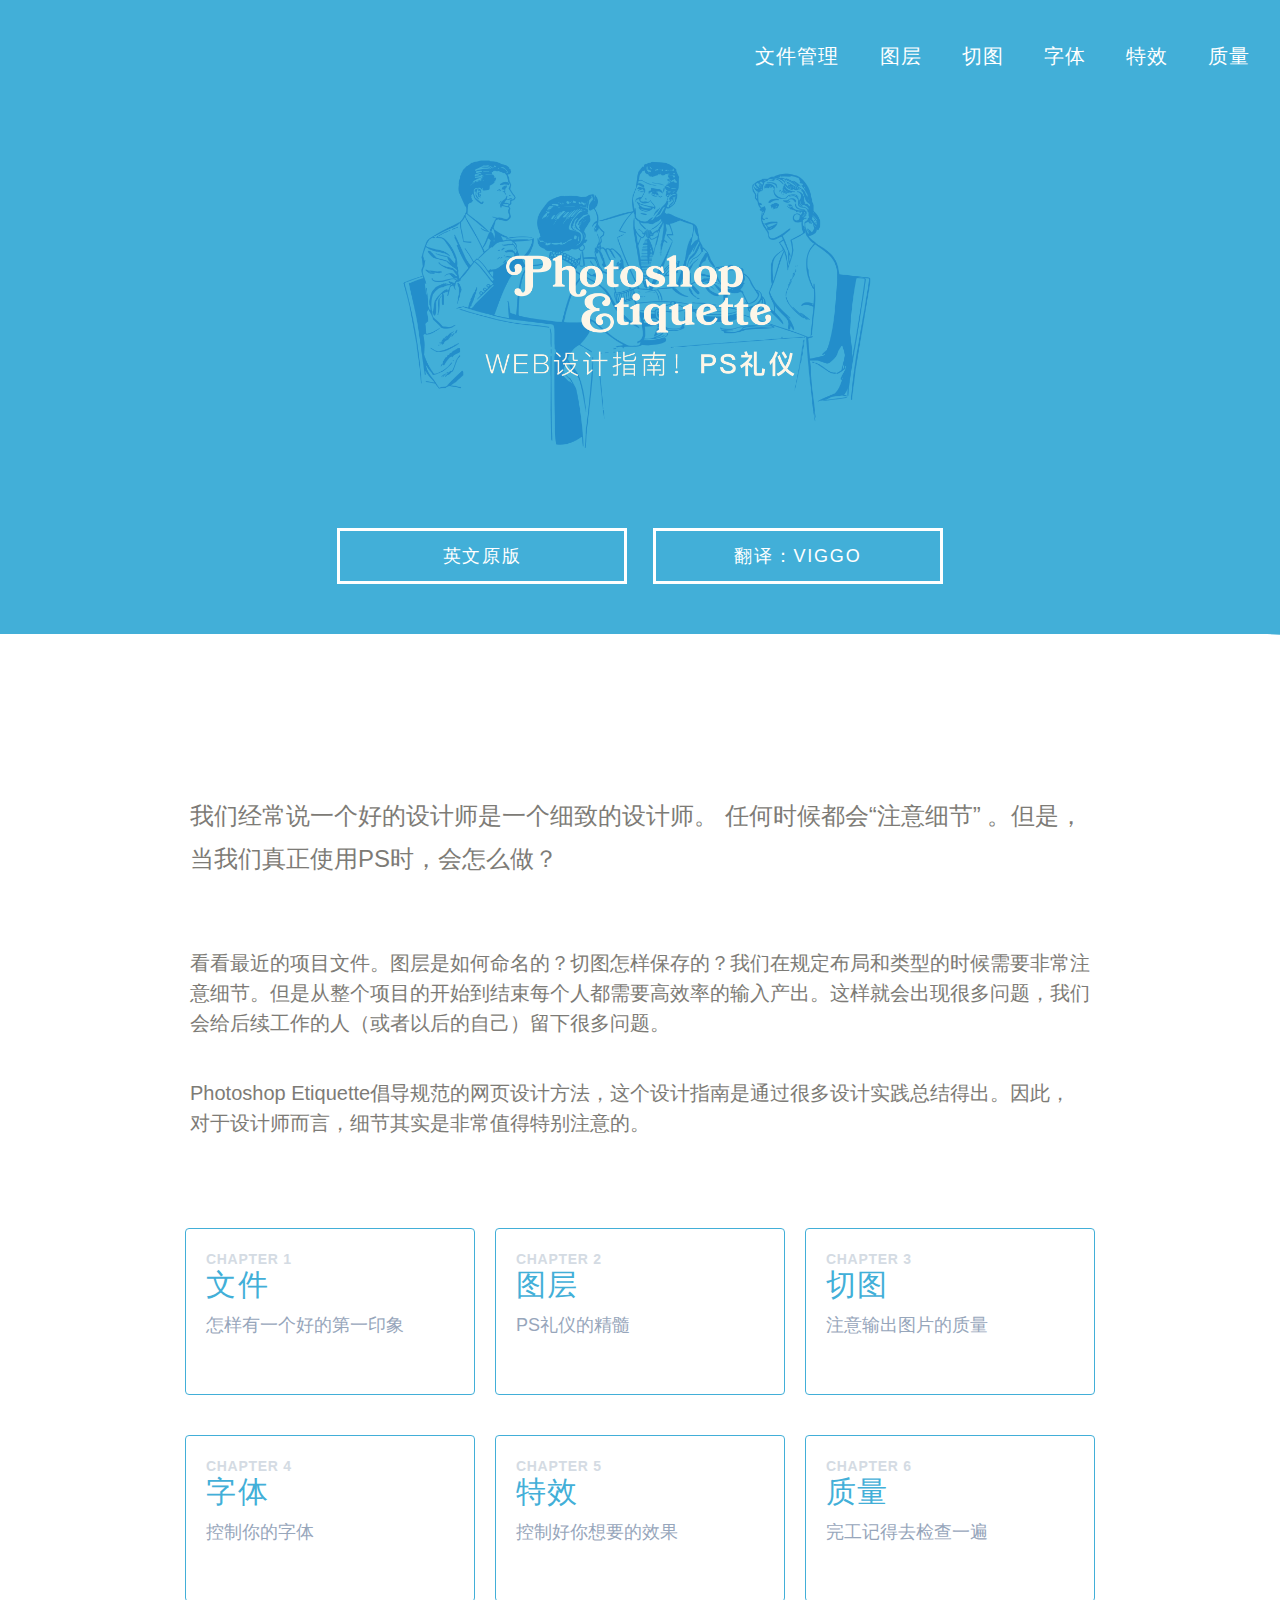
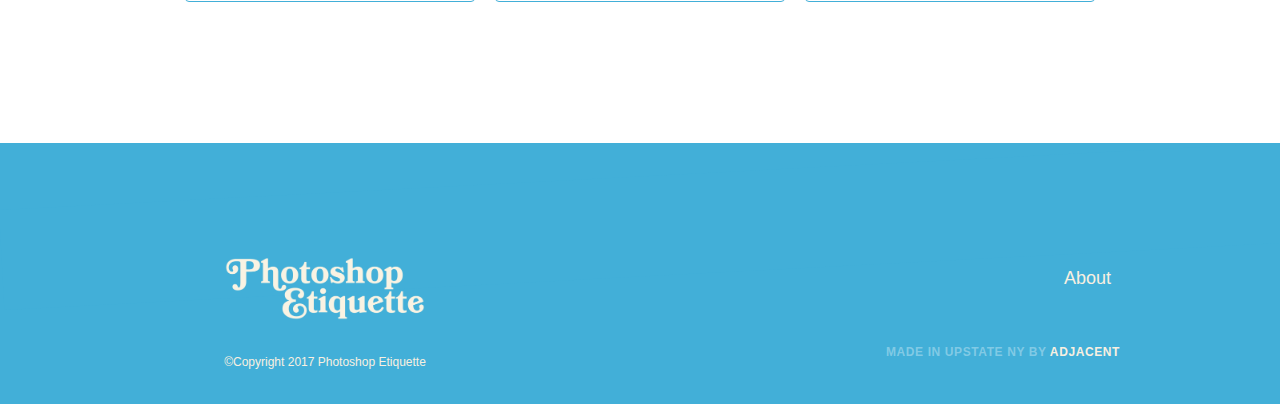
<file: index.html>
<!doctype html>
<!--[if IEMobile 7 ]>    <html class="no-js iem7" lang="en-US" prefix="og: http://ogp.me/ns#"> <![endif]-->
<!--[if lt IE 7]> <html class="no-js lt-ie9 lt-ie8 lt-ie7" lang="en-US" prefix="og: http://ogp.me/ns#"> <![endif]-->
<!--[if IE 7]>    <html class="no-js lt-ie9 lt-ie8" lang="en-US" prefix="og: http://ogp.me/ns#"> <![endif]-->
<!--[if IE 8]>    <html class="no-js lt-ie9" lang="en-US" prefix="og: http://ogp.me/ns#"> <![endif]-->
<!--[if gt IE 8|(gt IEMobile 7)|!(IEMobile)]><!-->
<html class="no-js" lang="zh" prefix="og: http://ogp.me/ns#">
<!--<![endif]-->

<head>
    <!-- Global site tag (gtag.js) - Google Analytics -->
    <script async src="https://www.googletagmanager.com/gtag/js?id=UA-117760443-1"></script>
    <script>
    window.dataLayer = window.dataLayer || [];

    function gtag() {
        dataLayer.push(arguments);
    }
    gtag('js', new Date());

    gtag('config', 'UA-117760443-1');
    </script>
    <meta charset="UTF-8" />
    <meta http-equiv="cleartype" content="on">
    <meta http-equiv="X-UA-Compatible" content="IE=edge" />
    <meta name="HandheldFriendly" content="true">
    <meta name="MobileOptimized" content="width">
    <meta name="format-detection" content="telephone=no">
    <meta name="msapplication-tap-highlight" content="no" />
    <meta name="viewport" content="width=device-width,initial-scale=1.0" />
    <link rel="shortcut icon" href="img/favicon.ico">
    <!-- This site is optimized with the Yoast SEO plugin v3.5 - https://yoast.com/wordpress/plugins/seo/ -->
    <title>Photoshop Etiquette: A Guide to Discernible Web Design</title>
    <link rel="canonical" href="index.html" />
    <meta property="og:locale" content="en_US" />
    <meta property="og:type" content="website" />
    <meta property="og:title" content="Photoshop Etiquette: A Guide to Discernible Web Design" />
    <meta property="og:url" content="http://photoshopetiquette.com/" />
    <meta property="og:site_name" content="Photoshop Etiquette" />
    <meta property="og:image" content="http://photoshopetiquette.com/wp-content/uploads/social-share.png" />
    <meta name="twitter:card" content="summary_large_image" />
    <meta name="twitter:title" content="Photoshop Etiquette: A Guide to Discernible Web Design" />
    <meta name="twitter:image" content="http://photoshopetiquette.com/wp-content/uploads/social-share.png" />
    <script type='application/ld+json'>
    {
        "@context": "http:\/\/schema.org",
        "@type": "WebSite",
        "@id": "#website",
        "url": "http:\/\/photoshopetiquette.com\/",
        "name": "Photoshop Etiquette",
        "potentialAction": {
            "@type": "SearchAction",
            "target": "http:\/\/photoshopetiquette.com\/?s={search_term_string}",
            "query-input": "required name=search_term_string"
        }
    }
    </script>
    <!-- / Yoast SEO plugin. -->
    <link rel='dns-prefetch' href='http://s.w.org' />
    <link rel='stylesheet' id='main-styles-css' href='style/css/style.css' type='text/css' media='all' />
    <script type='text/javascript' src='js/js-head.1474912020.js'></script>
    <link rel='https://api.w.org/' href='wp-json/index.html' />
    <link rel='shortlink' href='index.html' />
    <link rel="alternate" type="application/json+oembed" href="wp-json/oembed/1.0/embed-url=http_%7C%7Cphotoshopetiquette.com%7C.json" />
    <link rel="alternate" type="text/xml+oembed" href="wp-json/oembed/1.0/embed-url=http_%7C%7Cphotoshopetiquette.com%7C&format=xml.xml" />
</head>

<body>
    <div class="home page-template-default page page-id-92 container topic-color-concrete page-home" id="top">
        <!--[if lt IE 9]><div class="browsehappy"><span>You are using an outdated browser.</span> Please <a href="http://browsehappy.com/" target="_blank">upgrade your browser</a> to improve your experience.</div><![endif]-->
        <a class="visuallyhidden" href="index.html#content" title="Skip to content">Skip to content</a>
        <div id="content" class="page-home">
            <header class="bg-hero">
                <div class="logo">
                    <a href="../index.html" rel="home"><span data-picture data-alt="Photoshop Etiquette">
                        <!--[if (lt IE 9)]>
                          <span class="oldie" data-src="img/pse_logo_long.png"></span>
                        <![endif]-->
                        <noscript>
                          <img src="http://38rbt22mwph22lbtf1akw1au.wpengine.netdna-cdn.com/wp-content/themes/photoshop-etiquette/img/pse_logo_short.png" alt="Photoshop Etiquette" class="short">
                        </noscript>
                      </span></a>
                </div>
                <div class="nav-toggle closed" aria-hidden="false">
                    <a href="index.html#" class="menu-toggle" title="(click to expand contents)" data-menu="mainnav"><span>Topics</span></a>
                </div>
                <div class="nav-container mainnav-container closed" role="navigation" aria-label="Primary" aria-hidden="true">
                    <nav id="mainnav">
                        <ul id="menu-primary" class="menu">
                            <li id="nav-menu-item-111" class="main-menu-item  menu-item-even menu-item-depth-0 menu-item menu-item-type-post_type menu-item-object-page first nav-menu-item-111"><a href="files/index.html" class="menu-link main-menu-link">文件管理</a></li>
                            <li id="nav-menu-item-110" class="main-menu-item  menu-item-even menu-item-depth-0 menu-item menu-item-type-post_type menu-item-object-page nav-menu-item-110"><a href="layers/index.html" class="menu-link main-menu-link">图层</a></li>
                            <li id="nav-menu-item-109" class="main-menu-item  menu-item-even menu-item-depth-0 menu-item menu-item-type-post_type menu-item-object-page current-menu-item active page_item page-item-96 current_page_item active nav-menu-item-109"><a href="assets/index.html" class="menu-link main-menu-link">切图</a></li>
                            <li id="nav-menu-item-108" class="main-menu-item  menu-item-even menu-item-depth-0 menu-item menu-item-type-post_type menu-item-object-page nav-menu-item-108"><a href="type/index.html" class="menu-link main-menu-link">字体</a></li>
                            <li id="nav-menu-item-107" class="main-menu-item  menu-item-even menu-item-depth-0 menu-item menu-item-type-post_type menu-item-object-page nav-menu-item-107"><a href="effects/index.html" class="menu-link main-menu-link">特效</a></li>
                            <li id="nav-menu-item-106" class="main-menu-item  menu-item-even menu-item-depth-0 menu-item menu-item-type-post_type menu-item-object-page last nav-menu-item-106"><a href="quality/index.html" class="menu-link main-menu-link">质量</a></li>
                        </ul>
                    </nav>
                </div>
                <div class="content-container header-container">
                    <div class="logo"><img src="img/home-hero.png" alt="">
                        <div class="center">
                            <div class="logo2">
                                <a href="http://photoshopetiquette.com/">
                                    <span class="static">英文原版</span>
                                </a>
                            </div>
                            <div class="logo2">
                                <a href="http://viggoz.com">
                                    <span class="static">翻译：Viggo</span>
                                </a>
                            </div>
                        </div>
                    </div>
                </div>
            </header>
            <div class="main-container ">
                <article id="post-92" class="post-92 page type-page status-publish hentry">
                    <section class="odd first last">
                        <div class="content-container content-text odd first">
                            <div class="content">
                                <p class="intro">我们经常说一个好的设计师是一个细致的设计师。 任何时候都会&#8220;注意细节&#8221; 。但是，当我们真正使用PS时，会怎么做？</p>
                            </div>
                        </div>
                        <div class="content-container content-text even">
                            <div class="content">
                                <p>看看最近的项目文件。图层是如何命名的？切图怎样保存的？我们在规定布局和类型的时候需要非常注意细节。但是从整个项目的开始到结束每个人都需要高效率的输入产出。这样就会出现很多问题，我们会给后续工作的人（或者以后的自己）留下很多问题。</p>
                                <p>Photoshop Etiquette倡导规范的网页设计方法，这个设计指南是通过很多设计实践总结得出。因此，对于设计师而言，细节其实是非常值得特别注意的。</p>
                            </div>
                        </div>
                        <div class="content-container content-text odd last">
                            <nav class="home-topic-nav">
                                <ul>
                                    <li>
                                        <a href="files/index.html" class="box2">
                                            <p class="chapter">
                                                Chapter 1 </p>
                                            <h3>文件</h3>
                                            <div class="caption">
                                                怎样有一个好的第一印象 </div>
                                        </a>
                                    </li>
                                    <li>
                                        <a href="layers/index.html" class="box2">
                                            <p class="chapter">
                                                Chapter 2 </p>
                                            <h3>图层</h3>
                                            <div class="caption">
                                                PS礼仪的精髓 </div>
                                        </a>
                                    </li>
                                    <li>
                                        <a href="assets/index.html" class="box2">
                                            <p class="chapter">
                                                Chapter 3 </p>
                                            <h3>切图</h3>
                                            <div class="caption">
                                                注意输出图片的质量</div>
                                        </a>
                                    </li>
                                    <li>
                                        <a href="type/index.html" class="box2">
                                            <p class="chapter">
                                                Chapter 4 </p>
                                            <h3>字体</h3>
                                            <div class="caption">
                                                控制你的字体 </div>
                                        </a>
                                    </li>
                                    <li>
                                        <a href="effects/index.html" class="box2">
                                            <p class="chapter">
                                                Chapter 5 </p>
                                            <h3>特效</h3>
                                            <div class="caption">
                                                控制好你想要的效果 </div>
                                        </a>
                                    </li>
                                    <li>
                                        <a href="quality/index.html" class="box2">
                                            <p class="chapter">
                                                Chapter 6 </p>
                                            <h3>质量</h3>
                                            <div class="caption">
                                                完工记得去检查一遍 </div>
                                        </a>
                                    </li>
                                </ul>
                            </nav>
                        </div>
                    </section>
                </article>
            </div>
        </div>
        <!-- #content -->
        <footer>
            <div class="content-container">
                <div class="main">
                    <a href="index.html" class="logo"><img src="img/pse_logo_long.png" /></a>
                    <div class="site-info">
                        <div class="supplemental-info">
                        </div>
                        <div class="copyright">
                            ©Copyright 2017 Photoshop Etiquette </div>
                    </div>
                </div>
                <aside>
                    <div class="nav-container" role="navigation" aria-label="Secondary" aria-hidden="true">
                        <nav id="footer">
                            <ul id="menu-secondary" class="menu">
                                <li id="nav-menu-item-117" class="main-menu-item  menu-item-even menu-item-depth-0 menu-item menu-item-type-post_type menu-item-object-page nav-menu-item-117"><a href="about/index.html" class="menu-link main-menu-link">About</a></li>
                            </ul>
                        </nav>
                    </div>
                    <div class="author">Made in Upstate NY by <a href="http://www.weareadjacent.com">adjacent</a></div>
                </aside>
            </div>
        </footer>
    </div>
    <!-- .container -->
    <script type='text/javascript' src='js/js-foot.1474912020.js'></script>
    <script type='text/javascript' src='js/wp-embed.min.js'></script>
</body>

</html>
</file>
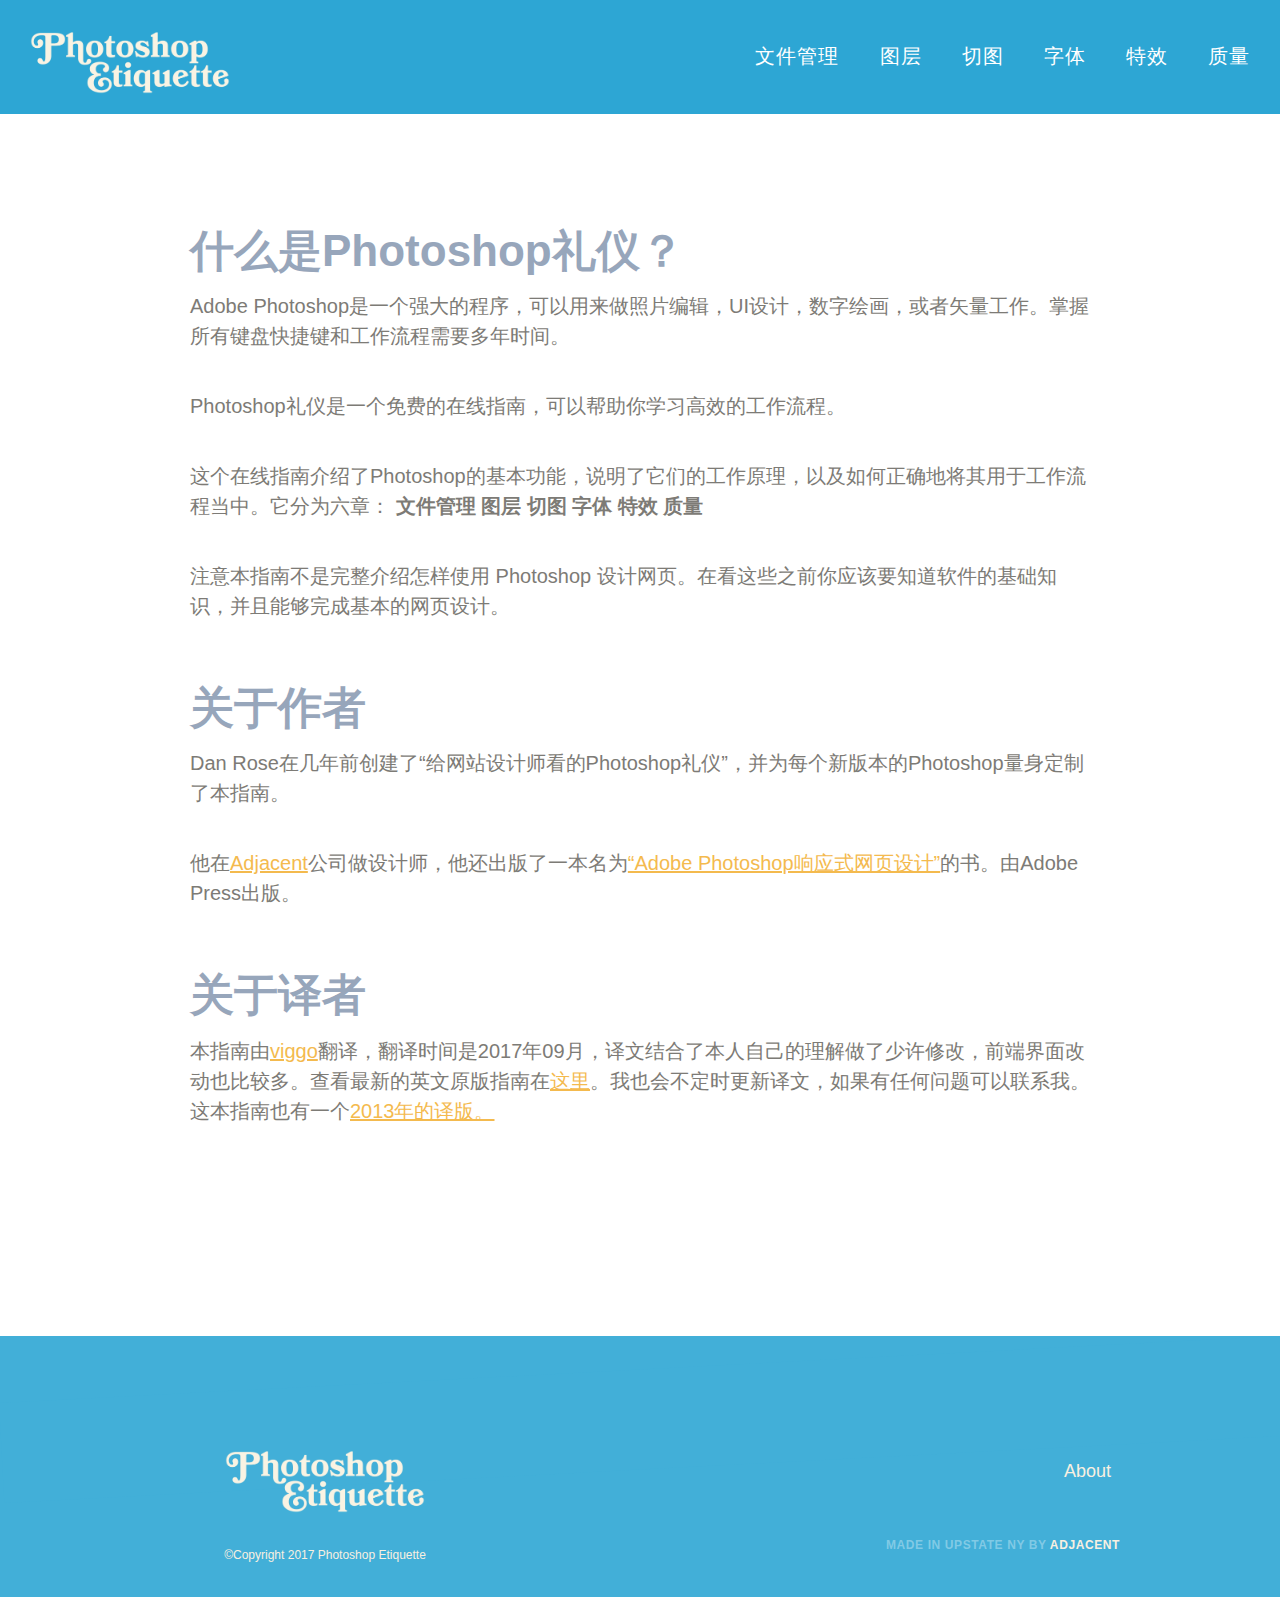
<file: about/index.html>
<!doctype html>
<!--[if IEMobile 7 ]>    <html class="no-js iem7" lang="en-US" prefix="og: http://ogp.me/ns#"> <![endif]-->
<!--[if lt IE 7]> <html class="no-js lt-ie9 lt-ie8 lt-ie7" lang="en-US" prefix="og: http://ogp.me/ns#"> <![endif]-->
<!--[if IE 7]>    <html class="no-js lt-ie9 lt-ie8" lang="en-US" prefix="og: http://ogp.me/ns#"> <![endif]-->
<!--[if IE 8]>    <html class="no-js lt-ie9" lang="en-US" prefix="og: http://ogp.me/ns#"> <![endif]-->
<!--[if gt IE 8|(gt IEMobile 7)|!(IEMobile)]><!-->
<html class="no-js" lang="zh" prefix="og: http://ogp.me/ns#">
<!--<![endif]-->

<head>
    <!-- Global site tag (gtag.js) - Google Analytics -->
    <script async src="https://www.googletagmanager.com/gtag/js?id=UA-117760443-1"></script>
    <script>
    window.dataLayer = window.dataLayer || [];

    function gtag() {
        dataLayer.push(arguments);
    }
    gtag('js', new Date());

    gtag('config', 'UA-117760443-1');
    </script>
    <meta charset="UTF-8" />
    <meta http-equiv="cleartype" content="on">
    <meta http-equiv="X-UA-Compatible" content="IE=edge" />
    <meta name="HandheldFriendly" content="true">
    <meta name="MobileOptimized" content="width">
    <meta name="format-detection" content="telephone=no">
    <meta name="msapplication-tap-highlight" content="no" />
    <meta name="viewport" content="width=device-width,initial-scale=1.0" />
    <link rel="shortcut icon" href="../img/favicon.ico">
    <!-- This site is optimized with the Yoast SEO plugin v3.5 - https://yoast.com/wordpress/plugins/seo/ -->
    <title>About - Photoshop Etiquette</title>
    <link rel="canonical" href="index.html" />
    <meta property="og:locale" content="zh" />
    <meta property="og:type" content="article" />
    <meta property="og:title" content="About - Photoshop Etiquette" />
    <meta property="og:url" content="http://viggoz.com/photoshopetiquette.com/about/" />
    <meta property="og:site_name" content="Photoshop Etiquette" />
    <meta property="og:image" content="../img/social-share.png" />
    <meta name="twitter:card" content="summary_large_image" />
    <meta name="twitter:title" content="About - Photoshop Etiquette" />
    <meta name="twitter:image" content="../img/social-share.png" />
    <!-- / Yoast SEO plugin. -->
    <link rel='dns-prefetch' href='http://s.w.org' />
    <link rel='stylesheet' id='main-styles-css' href='../style/css/style.css' type='text/css' media='all' />
    <script type='text/javascript' src='../js/js-head.1474912020.js'></script>
    <link rel='https://api.w.org/' href='../wp-json/index.html' />
    <link rel='shortlink' href='index.html' />
</head>

<body>
    <div class="page-template-default page page-id-100 container page-section" id="top">
        <!--[if lt IE 9]><div class="browsehappy"><span>You are using an outdated browser.</span> Please <a href="http://browsehappy.com/" target="_blank">upgrade your browser</a> to improve your experience.</div><![endif]-->
        <a class="visuallyhidden" href="index.html#content" title="Skip to content">Skip to content</a>
        <div id="content" class="page-detail">
            <header class="bg-hero">
                <div class="content-container header-container">
                    <div class="logo">
                        <a href="../index.html" rel="home"><span data-picture data-alt="Photoshop Etiquette">
        <span class="short" data-src="img/pse_logo_short.png"></span>
        <span class="long" data-src="../img/pse_logo_long.png" data-media="(min-width:650px)"></span>
        <!--[if (lt IE 9)]>
          <span class="long" data-src="../img/pse_logo_long.png"></span>
        <![endif]-->
        <noscript>
          <img src="../img/pse_logo_short.png" alt="Photoshop Etiquette" class="short">
        </noscript>
      </span></a>
                    </div>
                    <div class="nav-toggle closed" aria-hidden="false">
                        <a href="index.html#" class="menu-toggle" title="(click to expand contents)" data-menu="mainnav"><span>Topics</span></a>
                    </div>
                    <div class="nav-container mainnav-container closed" role="navigation" aria-label="Primary" aria-hidden="true">
                        <nav id="mainnav">
                            <ul id="menu-primary" class="menu">
                                <li id="nav-menu-item-111" class="main-menu-item  menu-item-even menu-item-depth-0 menu-item menu-item-type-post_type menu-item-object-page first nav-menu-item-111"><a href="../files/index.html" class="menu-link main-menu-link">文件管理</a></li>
                                <li id="nav-menu-item-110" class="main-menu-item  menu-item-even menu-item-depth-0 menu-item menu-item-type-post_type menu-item-object-page nav-menu-item-110"><a href="../layers/index.html" class="menu-link main-menu-link">图层</a></li>
                                <li id="nav-menu-item-109" class="main-menu-item  menu-item-even menu-item-depth-0 menu-item menu-item-type-post_type menu-item-object-page current-menu-item active page_item page-item-96 current_page_item active nav-menu-item-109"><a href="../assets/index.html" class="menu-link main-menu-link">切图</a></li>
                                <li id="nav-menu-item-108" class="main-menu-item  menu-item-even menu-item-depth-0 menu-item menu-item-type-post_type menu-item-object-page nav-menu-item-108"><a href="../type/index.html" class="menu-link main-menu-link">字体</a></li>
                                <li id="nav-menu-item-107" class="main-menu-item  menu-item-even menu-item-depth-0 menu-item menu-item-type-post_type menu-item-object-page nav-menu-item-107"><a href="../effects/index.html" class="menu-link main-menu-link">特效</a></li>
                                <li id="nav-menu-item-106" class="main-menu-item  menu-item-even menu-item-depth-0 menu-item menu-item-type-post_type menu-item-object-page last nav-menu-item-106"><a href="../quality/index.html" class="menu-link main-menu-link">质量</a></li>
                            </ul>
                        </nav>
                    </div>
                </div>
            </header>
            <div class="main-container ">
                <article id="post-100" class="post-100 page type-page status-publish hentry">
                    <section class="odd first last">
                        <div class="content-container content-text odd first">
                            <div class="content">
                                <h2>什么是Photoshop礼仪？</h2>
                                <p>Adobe Photoshop是一个强大的程序，可以用来做照片编辑，UI设计，数字绘画，或者矢量工作。掌握所有键盘快捷键和工作流程需要多年时间。</p>
                                <p>Photoshop礼仪是一个免费的在线指南，可以帮助你学习高效的工作流程。</p>
                                <p>这个在线指南介绍了Photoshop的基本功能，说明了它们的工作原理，以及如何正确地将其用于工作流程当中。它分为六章： <strong>文件管理</strong> <strong>图层</strong> <strong>切图</strong> <strong>字体</strong> <strong>特效</strong> <strong>质量</strong></p>
                                <p>注意本指南不是完整介绍怎样使用 Photoshop 设计网页。在看这些之前你应该要知道软件的基础知识，并且能够完成基本的网页设计。</p>
                            </div>
                        </div>
                        <div class="content-container content-text odd first">
                            <div class="content">
                                <h2>关于作者</h2>
                                <p>Dan Rose在几年前创建了“给网站设计师看的Photoshop礼仪”，并为每个新版本的Photoshop量身定制了本指南。</p>
                                <p>他在<a href="http://weareadjacent.com/" target="_blank">Adjacent</a>公司做设计师，他还出版了一本名为<a href="http://www.adobepress.com/store/responsive-web-design-with-adobe-photoshop-9780134035635" target="_blank">“Adobe Photoshop响应式网页设计”</a>的书。由Adobe Press出版。</p>
                            </div>
                        </div>
                        <div class="content-container content-text even last">
                            <div class="content">
                                <h2>关于译者</h2>
                                <p>本指南由<a href="http://viggoz.com" target="_blank">viggo</a>翻译，翻译时间是2017年09月，译文结合了本人自己的理解做了少许修改，前端界面改动也比较多。查看最新的英文原版指南在<a href="http://photoshopetiquette.com/">这里</a>。我也会不定时更新译文，如果有任何问题可以联系我。这本指南也有一个<a href="http://hao.uisdc.com/ps/">2013年的译版。</a></p>
                            </div>
                        </div>
                    </section>
                </article>
            </div>
        </div>
        <!-- #content -->
        <footer>
            <div class="content-container">
                <div class="main">
                    <a href="index.html" class="logo"><img src="../img/pse_logo_long.png" /></a>
                    <div class="site-info">
                        <div class="supplemental-info">
                        </div>
                        <div class="copyright">
                            ©Copyright 2017 Photoshop Etiquette </div>
                    </div>
                </div>
                <aside>
                    <div class="nav-container" role="navigation" aria-label="Secondary" aria-hidden="true">
                        <nav id="footer">
                            <ul id="menu-secondary" class="menu">
                                <li id="nav-menu-item-117" class="main-menu-item  menu-item-even menu-item-depth-0 menu-item menu-item-type-post_type menu-item-object-page nav-menu-item-117"><a href="../about/index.html" class="menu-link main-menu-link">About</a></li>
                            </ul>
                        </nav>
                    </div>
                    <div class="author">Made in Upstate NY by <a href="http://www.weareadjacent.com">adjacent</a></div>
                </aside>
            </div>
        </footer>
    </div>
    <!-- .container -->
    <script type='text/javascript' src='../js/js-foot.1474912020.js'></script>
    <script type='text/javascript' src='../js/wp-embed.min.js'></script>
</body>

</html>
</file>
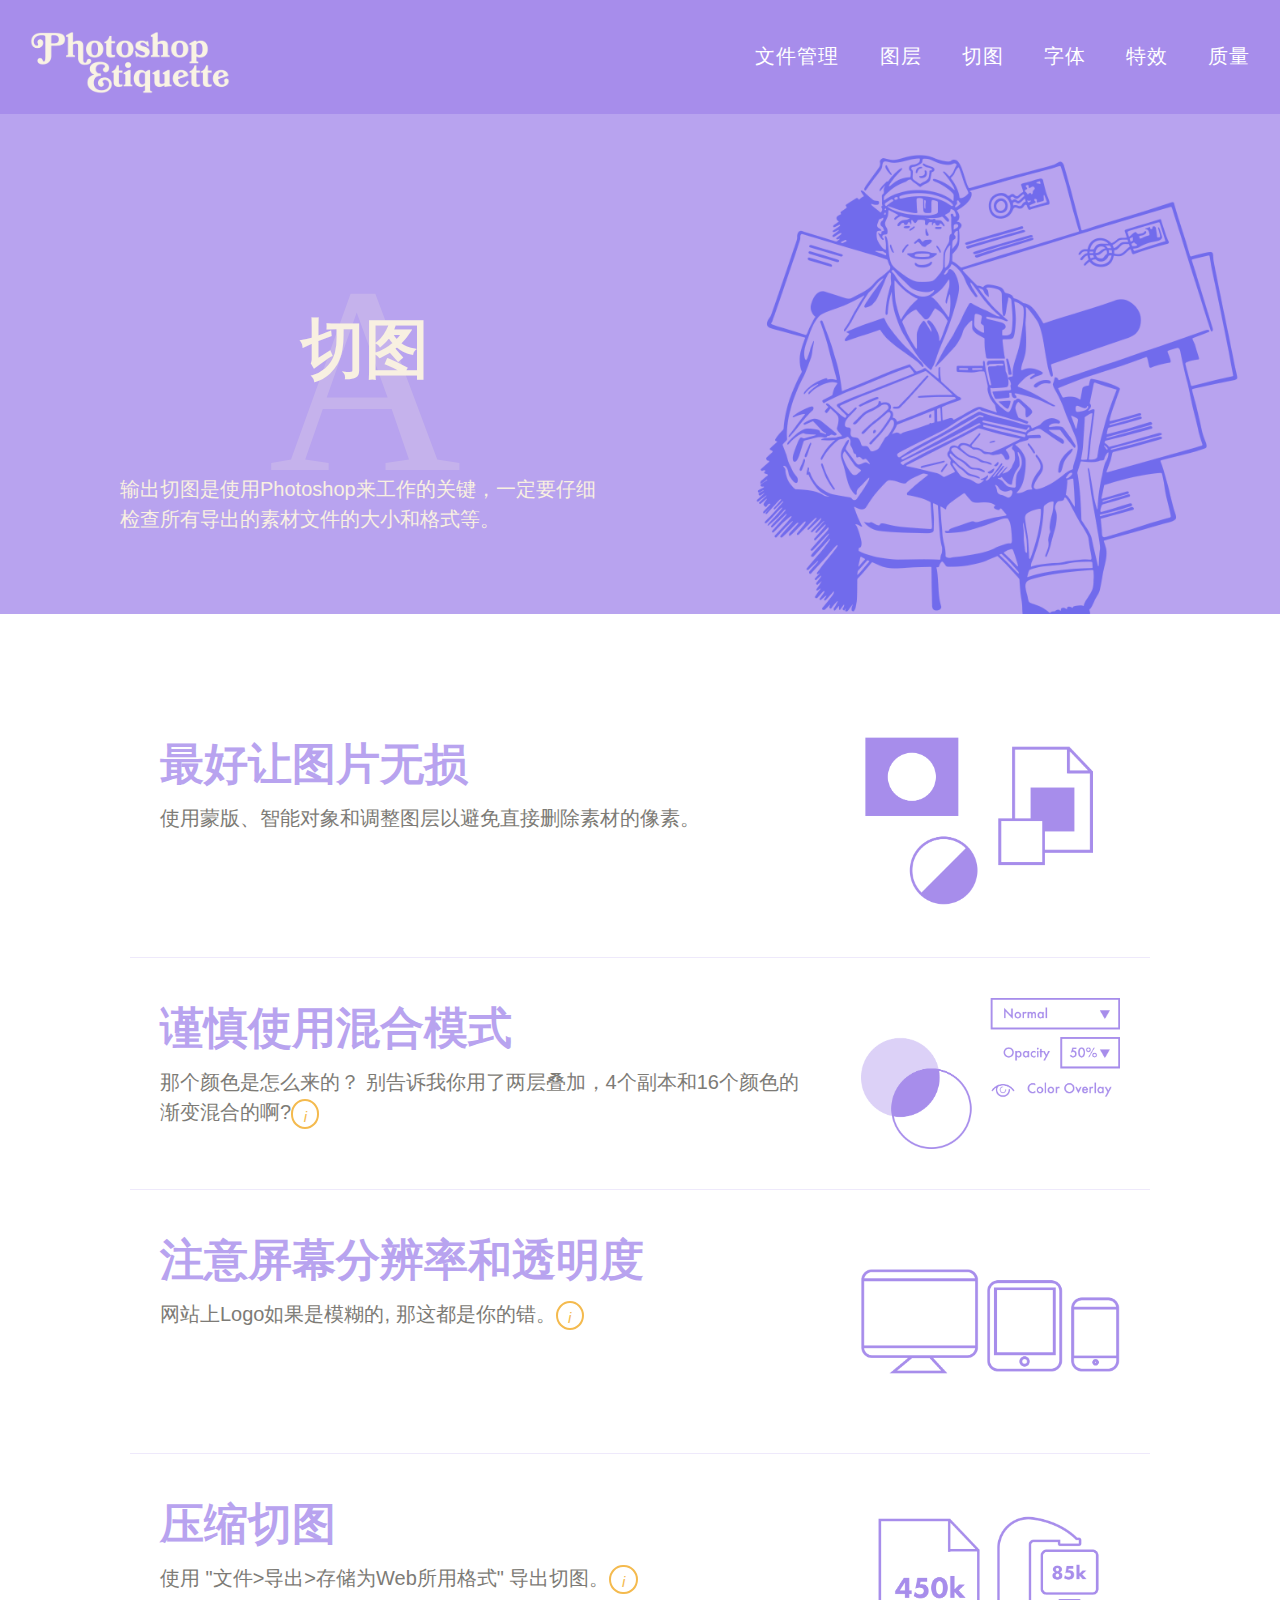
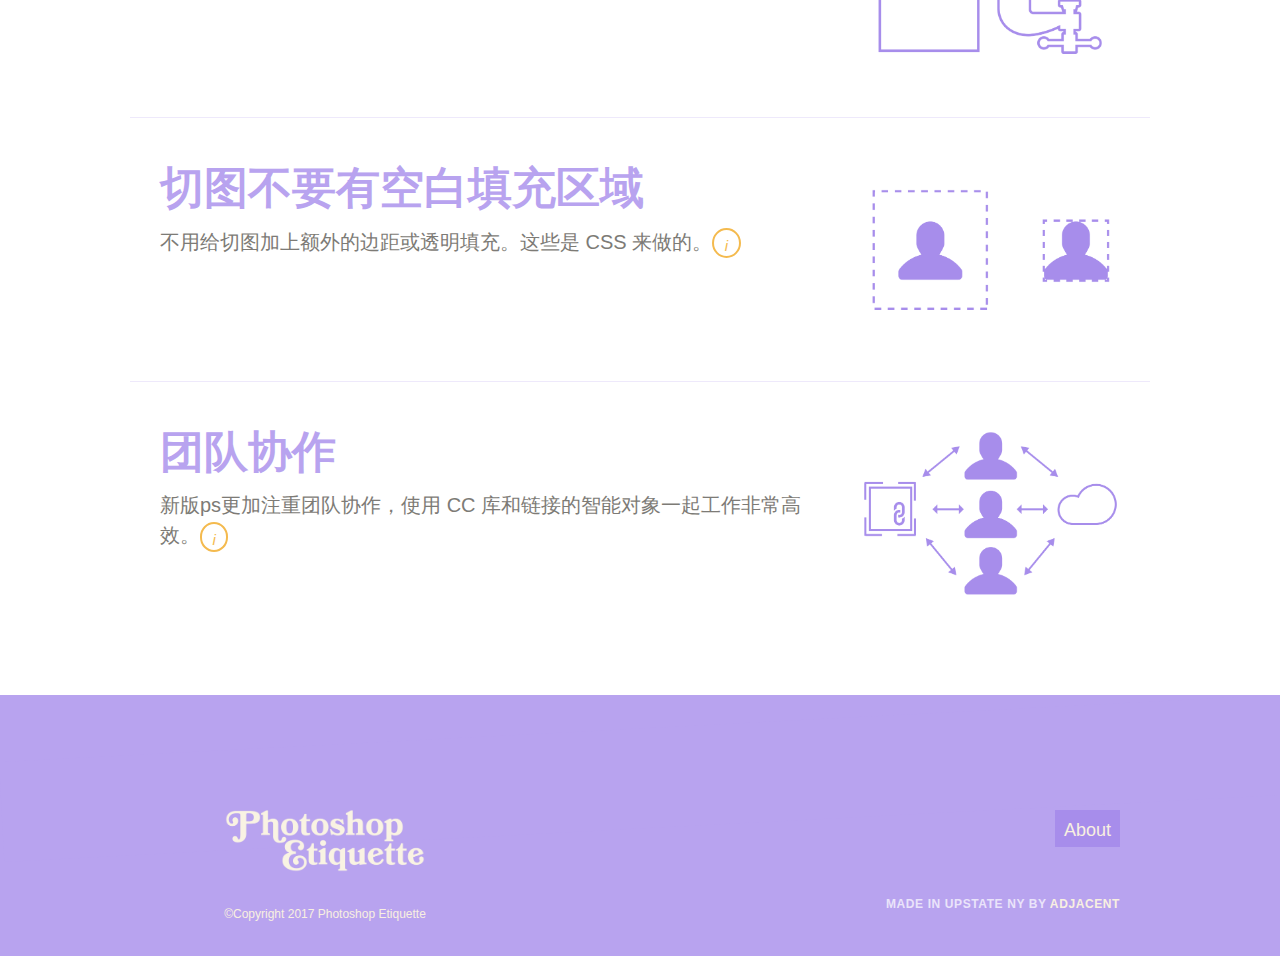
<file: assets/index.html>
<!doctype html>
<!--[if IEMobile 7 ]>    <html class="no-js iem7" lang="en-US" prefix="og: http://ogp.me/ns#"> <![endif]-->
<!--[if lt IE 7]> <html class="no-js lt-ie9 lt-ie8 lt-ie7" lang="en-US" prefix="og: http://ogp.me/ns#"> <![endif]-->
<!--[if IE 7]>    <html class="no-js lt-ie9 lt-ie8" lang="en-US" prefix="og: http://ogp.me/ns#"> <![endif]-->
<!--[if IE 8]>    <html class="no-js lt-ie9" lang="en-US" prefix="og: http://ogp.me/ns#"> <![endif]-->
<!--[if gt IE 8|(gt IEMobile 7)|!(IEMobile)]><!-->
<html class="no-js" lang="zh" prefix="og: http://ogp.me/ns#">
<!--<![endif]-->

<head>
    <!-- Global site tag (gtag.js) - Google Analytics -->
    <script async src="https://www.googletagmanager.com/gtag/js?id=UA-117760443-1"></script>
    <script>
    window.dataLayer = window.dataLayer || [];

    function gtag() {
        dataLayer.push(arguments);
    }
    gtag('js', new Date());

    gtag('config', 'UA-117760443-1');
    </script>
    <meta charset="UTF-8" />
    <meta http-equiv="cleartype" content="on">
    <meta http-equiv="X-UA-Compatible" content="IE=edge" />
    <meta name="HandheldFriendly" content="true">
    <meta name="MobileOptimized" content="width">
    <meta name="format-detection" content="telephone=no">
    <meta name="msapplication-tap-highlight" content="no" />
    <meta name="viewport" content="width=device-width,initial-scale=1.0" />
    <link rel="shortcut icon" href="http://38rbt22mwph22lbtf1akw1au.wpengine.netdna-cdn.com/wp-content/themes/photoshop-etiquette/img/favicon.ico">
    <!-- This site is optimized with the Yoast SEO plugin v3.5 - https://yoast.com/wordpress/plugins/seo/ -->
    <title>Assets - Photoshop Etiquette</title>
    <link rel="canonical" href="index.html" />
    <meta property="og:locale" content="en_US" />
    <meta property="og:type" content="article" />
    <meta property="og:title" content="Assets - Photoshop Etiquette" />
    <meta property="og:url" content="http://photoshopetiquette.com/assets/" />
    <meta property="og:site_name" content="Photoshop Etiquette" />
    <meta property="og:image" content="http://photoshopetiquette.com/wp-content/uploads/social-share.png" />
    <meta name="twitter:card" content="summary_large_image" />
    <meta name="twitter:title" content="Assets - Photoshop Etiquette" />
    <meta name="twitter:image" content="http://photoshopetiquette.com/wp-content/uploads/social-share.png" />
    <!-- / Yoast SEO plugin. -->
    <link rel='dns-prefetch' href='http://s.w.org' />
    <link rel='stylesheet' id='main-styles-css' href='../style/css/style.css' type='text/css' media='all' />
    <script type='text/javascript' src='../js/js-head.1474912020.js'></script>
    <link rel='https://api.w.org/' href='../wp-json/index.html' />
    <link rel='shortlink' href='index.html' />
    <link rel="alternate" type="application/json+oembed" href="../wp-json/oembed/1.0/embed-url=http_%7C%7Cphotoshopetiquette.com%7Cassets%7C.json" />
    <link rel="alternate" type="text/xml+oembed" href="../wp-json/oembed/1.0/embed-url=http_%7C%7Cphotoshopetiquette.com%7Cassets%7C&format=xml.xml" />
</head>

<body>
    <div class="page-template page-template-page-topic page-template-page-topic-php page page-id-96 container topic-color-purple page-section" id="top">
        <!--[if lt IE 9]><div class="browsehappy"><span>You are using an outdated browser.</span> Please <a href="http://browsehappy.com/" target="_blank">upgrade your browser</a> to improve your experience.</div><![endif]-->
        <a class="visuallyhidden" href="index.html#content" title="Skip to content">Skip to content</a>
        <div id="content" class="page-topic">
            <header class="bg-hero">
                <div class="content-container header-container">
                    <div class="logo">
                        <a href="../index.html" rel="home"><span data-picture data-alt="Photoshop Etiquette">
        <span class="short" data-src="http://38rbt22mwph22lbtf1akw1au.wpengine.netdna-cdn.com/wp-content/themes/photoshop-etiquette/img/pse_logo_short.png"></span>
        <span class="long" data-src="../img/pse_logo_long.png" data-media="(min-width:650px)"></span>
        <!--[if (lt IE 9)]>
          <span class="oldie" data-src="../img/pse_logo_long.png"></span>
        <![endif]-->
        <noscript>
          <img src="http://38rbt22mwph22lbtf1akw1au.wpengine.netdna-cdn.com/wp-content/themes/photoshop-etiquette/img/pse_logo_short.png" alt="Photoshop Etiquette" class="short">
        </noscript>
      </span></a>
                    </div>
                    <div class="nav-toggle closed" aria-hidden="false">
                        <a href="index.html#" class="menu-toggle" title="(click to expand contents)" data-menu="mainnav"><span>Topics</span></a>
                    </div>
                    <div class="nav-container mainnav-container closed" role="navigation" aria-label="Primary" aria-hidden="true">
                        <nav id="mainnav">
                            <ul id="menu-primary" class="menu">
                                <li id="nav-menu-item-111" class="main-menu-item  menu-item-even menu-item-depth-0 menu-item menu-item-type-post_type menu-item-object-page first nav-menu-item-111"><a href="../files/index.html" class="menu-link main-menu-link">文件管理</a></li>
                                <li id="nav-menu-item-110" class="main-menu-item  menu-item-even menu-item-depth-0 menu-item menu-item-type-post_type menu-item-object-page nav-menu-item-110"><a href="../layers/index.html" class="menu-link main-menu-link">图层</a></li>
                                <li id="nav-menu-item-109" class="main-menu-item  menu-item-even menu-item-depth-0 menu-item menu-item-type-post_type menu-item-object-page current-menu-item active page_item page-item-96 current_page_item active nav-menu-item-109"><a href="index.html" class="menu-link main-menu-link">切图</a></li>
                                <li id="nav-menu-item-108" class="main-menu-item  menu-item-even menu-item-depth-0 menu-item menu-item-type-post_type menu-item-object-page nav-menu-item-108"><a href="../type/index.html" class="menu-link main-menu-link">字体</a></li>
                                <li id="nav-menu-item-107" class="main-menu-item  menu-item-even menu-item-depth-0 menu-item menu-item-type-post_type menu-item-object-page nav-menu-item-107"><a href="../effects/index.html" class="menu-link main-menu-link">特效</a></li>
                                <li id="nav-menu-item-106" class="main-menu-item  menu-item-even menu-item-depth-0 menu-item menu-item-type-post_type menu-item-object-page last nav-menu-item-106"><a href="../quality/index.html" class="menu-link main-menu-link">质量</a></li>
                            </ul>
                        </nav>
                    </div>
                </div>
            </header>
            <div class="main-container ">
                <article id="post-96" class="post-96 page type-page status-publish hentry">
                    <section class="topic-slideshow" data-cta="Wrangle Your Assets">
                        <div class="slide-holder">
                            <div class="content-topic-head slide" data-adj-ri-type="background-image" data-adj-ri-breakpoints="[]" data-adj-ri-images="[&quot;../img/assets-hero.png&quot;]">
                                <div class="vert-center">
                                    <div class="vert-center-content">
                                        <h1 data-first-letter="A">切图</h1>
                                        <div class="intro">
                                            <p><span class="first-letter"></span>输出切图是使用Photoshop来工作的关键，一定要仔细检查所有导出的素材文件的大小和格式等。</p>
                                        </div>
                                    </div>
                                </div>
                            </div>
                            <div class="content-container content-guideline slide even">
                                <div class="vert-center">
                                    <div class="vert-center-content">
                                        <div class="guideline-content-wrapper">
                                            <div class="guideline-content">
                                                <h2>最好让图片无损</h2>
                                                <div class="caption">
                                                    <p>使用蒙版、智能对象和调整图层以避免直接删除素材的像素。</p>
                                                </div>
                                            </div>
                                            <div class="ex-image">
                                                <img src="../img/assets-1.png" alt="Be Nondestructive" /> </div>
                                        </div>
                                    </div>
                                </div>
                            </div>
                            <div class="content-container content-guideline slide odd">
                                <div class="vert-center">
                                    <div class="vert-center-content">
                                        <div class="guideline-content-wrapper">
                                            <div class="guideline-content">
                                                <h2>谨慎使用混合模式</h2>
                                                <div class="caption">
                                                    <p>那个颜色是怎么来的？ 别告诉我你用了两层叠加，4个副本和16个颜色的渐变混合的啊?<a href="index.html#" class="info-btn">i</a></p>
                                                </div>
                                            </div>
                                            <div class="ex-image">
                                                <img src="../img/assets-2.png" alt="Use Blend Modes with Care" /> </div>
                                            <div class="long-desc">
                                                <div class="vert-center">
                                                    <div class="vert-center-content">
                                                        <p class="h2">谨慎使用混合模式</p>
                                                        <p>最好要能够直接从一个图层的属性中提取十六进制色值。</p>
                                                        <a class="close-btn" href="index.html#"></a>
                                                    </div>
                                                </div>
                                            </div>
                                        </div>
                                    </div>
                                </div>
                            </div>
                            <div class="content-container content-guideline slide even">
                                <div class="vert-center">
                                    <div class="vert-center-content">
                                        <div class="guideline-content-wrapper">
                                            <div class="guideline-content">
                                                <h2>注意屏幕分辨率和透明度</h2>
                                                <div class="caption">
                                                    <p>网站上Logo如果是模糊的, 那这都是你的错。<a href="index.html#" class="info-btn">i</a></p>
                                                </div>
                                            </div>
                                            <div class="ex-image">
                                                <img src="../img/assets-3.png" alt="Retina Graphics" /> </div>
                                            <div class="long-desc">
                                                <div class="vert-center">
                                                    <div class="vert-center-content">
                                                        <p class="h2">注意屏幕分辨率和透明度</p>
                                                        <p>一倍切图在两倍的Retina视网膜屏幕上像素太低出现模糊，这种情况需要通过导出独立于分辨率的格式，如 SVG 或多个版本的切图 (@2x、@3x 等)。</p>
                                                        <a class="close-btn" href="index.html#"></a>
                                                    </div>
                                                </div>
                                            </div>
                                        </div>
                                    </div>
                                </div>
                            </div>
                            <div class="content-container content-guideline slide odd">
                                <div class="vert-center">
                                    <div class="vert-center-content">
                                        <div class="guideline-content-wrapper">
                                            <div class="guideline-content">
                                                <h2>压缩切图</h2>
                                                <div class="caption">
                                                    <p>使用 "文件>导出>存储为Web所用格式" 导出切图。<a href="index.html#" class="info-btn">i</a></p>
                                                </div>
                                            </div>
                                            <div class="ex-image">
                                                <img src="../img/assets-4.png" alt="Compress" /> </div>
                                            <div class="long-desc">
                                                <div class="vert-center">
                                                    <div class="vert-center-content">
                                                        <p class="h2">压缩切图</p>
                                                        <p>没有压缩的图像占用更多内存，较大的图像需要更多的时间加载。用 Photoshop 导出切图之后，需要再次压缩你的切图文件（例如：www.tinypng.com）。</p>
                                                        <a class="close-btn" href="index.html#"></a>
                                                    </div>
                                                </div>
                                            </div>
                                        </div>
                                    </div>
                                </div>
                            </div>
                            <div class="content-container content-guideline slide even">
                                <div class="vert-center">
                                    <div class="vert-center-content">
                                        <div class="guideline-content-wrapper">
                                            <div class="guideline-content">
                                                <h2>切图不要有空白填充区域</h2>
                                                <div class="caption">
                                                    <p>不用给切图加上额外的边距或透明填充。这些是 CSS 来做的。<a href="index.html#" class="info-btn">i</a></p>
                                                </div>
                                            </div>
                                            <div class="ex-image">
                                                <img src="../img/assets-5.png" alt="No Unnecessary Space" /> </div>
                                            <div class="long-desc">
                                                <div class="vert-center">
                                                    <div class="vert-center-content">
                                                        <p class="h2">切图不要有空白填充区域</p>
                                                        <p>CSS 是非常擅长于调整定位的，图片如果有空白的填充区域会让前端宝宝抓狂的。</p>
                                                        <a class="close-btn" href="index.html#"></a>
                                                    </div>
                                                </div>
                                            </div>
                                        </div>
                                    </div>
                                </div>
                            </div>
                            <div class="content-container content-guideline slide odd last">
                                <div class="vert-center">
                                    <div class="vert-center-content">
                                        <div class="guideline-content-wrapper">
                                            <div class="guideline-content">
                                                <h2>团队协作</h2>
                                                <div class="caption">
                                                    <p>新版ps更加注重团队协作，使用 CC 库和链接的智能对象一起工作非常高效。<a href="index.html#" class="info-btn">i</a></p>
                                                </div>
                                            </div>
                                            <div class="ex-image">
                                                <img src="../img/assets-6.png" alt="" /> </div>
                                            <div class="long-desc">
                                                <div class="vert-center">
                                                    <div class="vert-center-content">
                                                        <p class="h2">团队协作</p>
                                                        <p>使用链接的智能对象, 可以将规范文件或样式库分配给不同的设计师。然后你的 PSD 更新自动库就好。</p>
                                                        <a class="close-btn" href="index.html#"></a>
                                                    </div>
                                                </div>
                                            </div>
                                        </div>
                                    </div>
                                </div>
                            </div>
                        </div>
                    </section>
                    <div class="narrow-separator"></div>
                </article>
            </div>
        </div>
        <!-- #content -->
        <footer>
            <div class="content-container">
                <div class="main">
                    <a href="index.html" class="logo"><img src="../img/pse_logo_long.png" /></a>
                    <div class="site-info">
                        <div class="supplemental-info">
                        </div>
                        <div class="copyright">
                            ©Copyright 2017 Photoshop Etiquette </div>
                    </div>
                </div>
                <aside>
                    <div class="nav-container" role="navigation" aria-label="Secondary" aria-hidden="true">
                        <nav id="footer">
                            <ul id="menu-secondary" class="menu">
                                <li id="nav-menu-item-117" class="main-menu-item  menu-item-even menu-item-depth-0 menu-item menu-item-type-post_type menu-item-object-page nav-menu-item-117"><a href="../about/index.html" class="menu-link main-menu-link">About</a></li>
                            </ul>
                        </nav>
                    </div>
                    <div class="author">Made in Upstate NY by <a href="http://www.weareadjacent.com">adjacent</a></div>
                </aside>
            </div>
        </footer>
    </div>
    <!-- .container -->
    <script type='text/javascript' src='../js/js-foot.1474912020.js'></script>
    <script type='text/javascript' src='../js/wp-embed.min.js'></script>
</body>

</html>
</file>
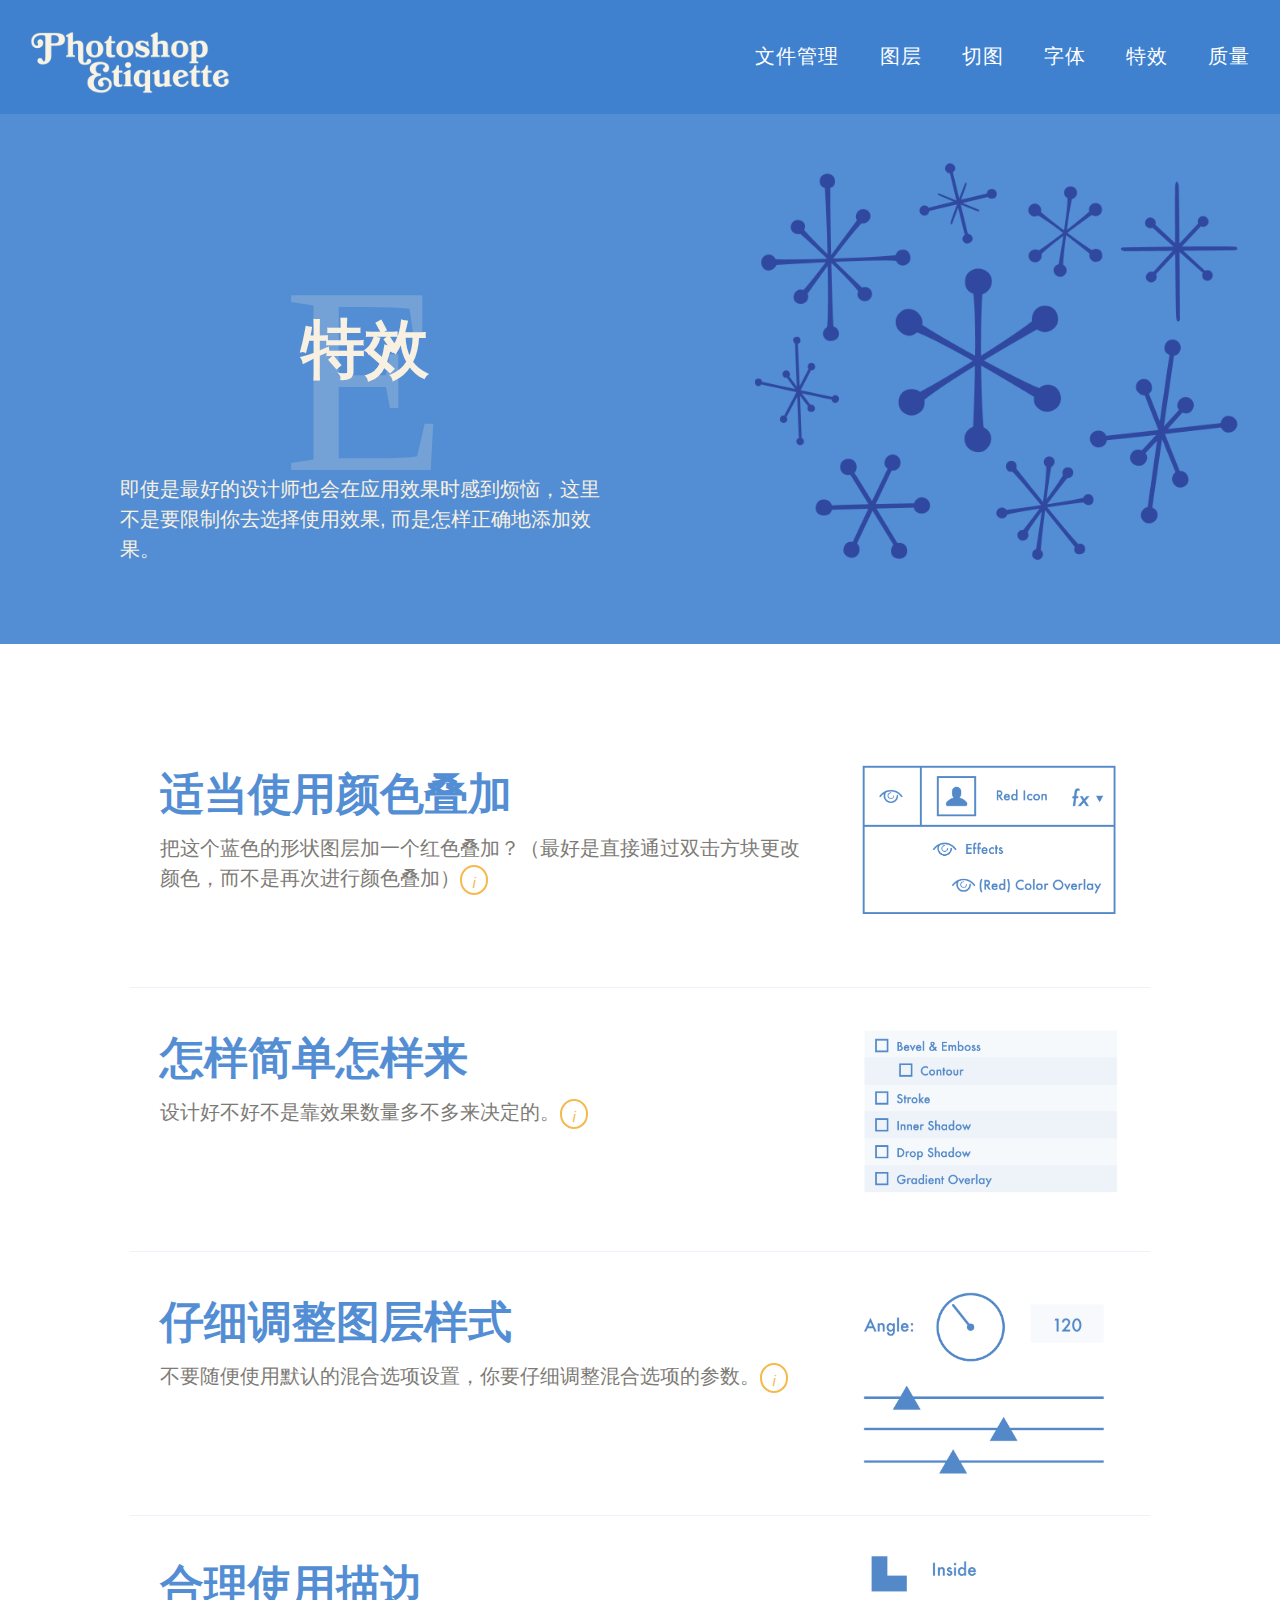
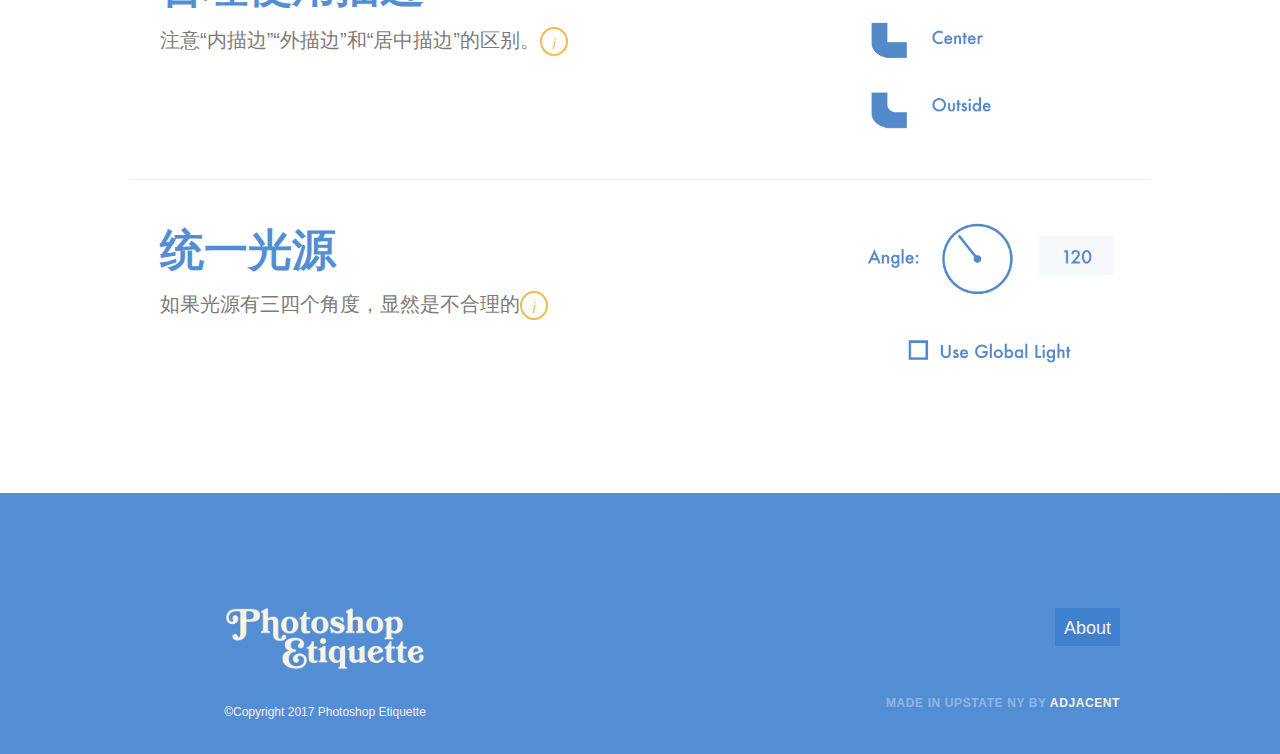
<file: effects/index.html>
<!doctype html>
<!--[if IEMobile 7 ]>    <html class="no-js iem7" lang="en-US" prefix="og: http://ogp.me/ns#"> <![endif]-->
<!--[if lt IE 7]> <html class="no-js lt-ie9 lt-ie8 lt-ie7" lang="en-US" prefix="og: http://ogp.me/ns#"> <![endif]-->
<!--[if IE 7]>    <html class="no-js lt-ie9 lt-ie8" lang="en-US" prefix="og: http://ogp.me/ns#"> <![endif]-->
<!--[if IE 8]>    <html class="no-js lt-ie9" lang="en-US" prefix="og: http://ogp.me/ns#"> <![endif]-->
<!--[if gt IE 8|(gt IEMobile 7)|!(IEMobile)]><!-->
<html class="no-js" lang="zh" prefix="og: http://ogp.me/ns#">
<!--<![endif]-->

<head>
    <!-- Global site tag (gtag.js) - Google Analytics -->
    <script async src="https://www.googletagmanager.com/gtag/js?id=UA-117760443-1"></script>
    <script>
    window.dataLayer = window.dataLayer || [];

    function gtag() {
        dataLayer.push(arguments);
    }
    gtag('js', new Date());

    gtag('config', 'UA-117760443-1');
    </script>
    <meta charset="UTF-8" />
    <meta http-equiv="cleartype" content="on">
    <meta http-equiv="X-UA-Compatible" content="IE=edge" />
    <meta name="HandheldFriendly" content="true">
    <meta name="MobileOptimized" content="width">
    <meta name="format-detection" content="telephone=no">
    <meta name="msapplication-tap-highlight" content="no" />
    <meta name="viewport" content="width=device-width,initial-scale=1.0" />
    <link rel="shortcut icon" href="../img/favicon.ico">
    <!-- This site is optimized with the Yoast SEO plugin v3.5 - https://yoast.com/wordpress/plugins/seo/ -->
    <title>Effects - Photoshop Etiquette</title>
    <link rel="canonical" href="index.html" />
    <meta property="og:locale" content="en_US" />
    <meta property="og:type" content="article" />
    <meta property="og:title" content="Effects - Photoshop Etiquette" />
    <meta property="og:url" content="http://photoshopetiquette.com/effects/" />
    <meta property="og:site_name" content="Photoshop Etiquette" />
    <meta property="og:image" content="http://photoshopetiquette.com/wp-content/uploads/social-share.png" />
    <meta name="twitter:card" content="summary_large_image" />
    <meta name="twitter:title" content="Effects - Photoshop Etiquette" />
    <meta name="twitter:image" content="http://photoshopetiquette.com/wp-content/uploads/social-share.png" />
    <!-- / Yoast SEO plugin. -->
    <link rel='dns-prefetch' href='http://s.w.org' />
    <link rel='stylesheet' id='main-styles-css' href='../style/css/style.css' type='text/css' media='all' />
    <script type='text/javascript' src='../js/js-head.1474912020.js'></script>
    <link rel='https://api.w.org/' href='../wp-json/index.html' />
    <link rel='shortlink' href='index.html' />
    <link rel="alternate" type="application/json+oembed" href="../wp-json/oembed/1.0/embed-url=http_%7C%7Cphotoshopetiquette.com%7Ceffects%7C.json" />
    <link rel="alternate" type="text/xml+oembed" href="../wp-json/oembed/1.0/embed-url=http_%7C%7Cphotoshopetiquette.com%7Ceffects%7C&format=xml.xml" />
</head>

<body>
    <div class="page-template page-template-page-topic page-template-page-topic-php page page-id-98 container topic-color-denim page-section" id="top">
        <!--[if lt IE 9]><div class="browsehappy"><span>You are using an outdated browser.</span> Please <a href="http://browsehappy.com/" target="_blank">upgrade your browser</a> to improve your experience.</div><![endif]-->
        <a class="visuallyhidden" href="index.html#content" title="Skip to content">Skip to content</a>
        <div id="content" class="page-topic">
            <header class="bg-hero">
                <div class="content-container header-container">
                    <div class="logo">
                        <a href="../index.html" rel="home"><span data-picture data-alt="Photoshop Etiquette">
                            <span class="short" data-src="../img/pse_logo_short.png"></span>
                            <span class="long" data-src="../img/pse_logo_long.png" data-media="(min-width:650px)"></span>
                            <!--[if (lt IE 9)]>
                              <span class="oldie" data-src="../img/pse_logo_long.png"></span>
                            <![endif]-->
                            <noscript>
                              <img src="../img/pse_logo_short.png" alt="Photoshop Etiquette" class="short">
                            </noscript>
                          </span></a>
                    </div>
                    <div class="head-label chapter">
                    </div>
                    <div class="nav-toggle closed" aria-hidden="false">
                        <a href="index.html#" class="menu-toggle" title="(click to expand contents)" data-menu="mainnav"><span>Topics</span></a>
                    </div>
                    <div class="nav-container mainnav-container closed" role="navigation" aria-label="Primary" aria-hidden="true">
                        <nav id="mainnav">
                            <ul id="menu-primary" class="menu">
                                <li id="nav-menu-item-111" class="main-menu-item  menu-item-even menu-item-depth-0 menu-item menu-item-type-post_type menu-item-object-page first nav-menu-item-111"><a href="../files/index.html" class="menu-link main-menu-link">文件管理</a></li>
                                <li id="nav-menu-item-110" class="main-menu-item  menu-item-even menu-item-depth-0 menu-item menu-item-type-post_type menu-item-object-page nav-menu-item-110"><a href="../layers/index.html" class="menu-link main-menu-link">图层</a></li>
                                <li id="nav-menu-item-109" class="main-menu-item  menu-item-even menu-item-depth-0 menu-item menu-item-type-post_type menu-item-object-page current-menu-item active page_item page-item-96 current_page_item active nav-menu-item-109"><a href="../assets/index.html" class="menu-link main-menu-link">切图</a></li>
                                <li id="nav-menu-item-108" class="main-menu-item  menu-item-even menu-item-depth-0 menu-item menu-item-type-post_type menu-item-object-page nav-menu-item-108"><a href="../type/index.html" class="menu-link main-menu-link">字体</a></li>
                                <li id="nav-menu-item-107" class="main-menu-item  menu-item-even menu-item-depth-0 menu-item menu-item-type-post_type menu-item-object-page nav-menu-item-107"><a href="../effects/index.html" class="menu-link main-menu-link">特效</a></li>
                                <li id="nav-menu-item-106" class="main-menu-item  menu-item-even menu-item-depth-0 menu-item menu-item-type-post_type menu-item-object-page last nav-menu-item-106"><a href="../quality/index.html" class="menu-link main-menu-link">质量</a></li>
                            </ul>
                        </nav>
                    </div>
                </div>
            </header>
            <div class="main-container ">
                <article id="post-98" class="post-98 page type-page status-publish hentry">
                    <section class="topic-slideshow" data-cta="Add Bling Responsibly">
                        <div class="slide-holder">
                            <div class="content-topic-head slide" data-adj-ri-type="background-image" data-adj-ri-breakpoints="[]" data-adj-ri-images="[&quot;../img/effects-hero.png&quot;]">
                                <div class="vert-center">
                                    <div class="vert-center-content">
                                        <h1 data-first-letter="E">特效</h1>
                                        <div class="intro">
                                            <p><span class="first-letter"></span>即使是最好的设计师也会在应用效果时感到烦恼，这里不是要限制你去选择使用效果, 而是怎样正确地添加效果。</p>
                                        </div>
                                    </div>
                                </div>
                            </div>
                            <div class="content-container content-guideline slide even">
                                <div class="vert-center">
                                    <div class="vert-center-content">
                                        <div class="guideline-content-wrapper">
                                            <div class="guideline-content">
                                                <h2>适当使用颜色叠加</h2>
                                                <div class="caption">
                                                    <p>把这个蓝色的形状图层加一个红色叠加？（最好是直接通过双击方块更改颜色，而不是再次进行颜色叠加）<a href="index.html#" class="info-btn">i</a></p>
                                                </div>
                                            </div>
                                            <div class="ex-image">
                                                <img src="../img/effects-1.png" alt="Overlays Appropriately" /> </div>
                                            <div class="long-desc">
                                                <div class="vert-center">
                                                    <div class="vert-center-content">
                                                        <p class="h2">适当使用颜色叠加</p>
                                                        <p>PS图层的小缩略图代表了图层的原始颜色，用来找图层很方便，所以最好修改它原始的颜色，这样通过缩略图找图层就方便多了。</p>
                                                        <a class="close-btn" href="index.html#"></a>
                                                    </div>
                                                </div>
                                            </div>
                                        </div>
                                    </div>
                                </div>
                            </div>
                            <div class="content-container content-guideline slide odd">
                                <div class="vert-center">
                                    <div class="vert-center-content">
                                        <div class="guideline-content-wrapper">
                                            <div class="guideline-content">
                                                <h2>怎样简单怎样来</h2>
                                                <div class="caption">
                                                    <p>设计好不好不是靠效果数量多不多来决定的。<a href="index.html#" class="info-btn">i</a></p>
                                                </div>
                                            </div>
                                            <div class="ex-image">
                                                <img src="../img/effects-2.png" alt="Easy Does It" /> </div>
                                            <div class="long-desc">
                                                <div class="vert-center">
                                                    <div class="vert-center-content">
                                                        <p class="h2">怎样简单怎样来</p>
                                                        <p>如果你不懂图片是如何使用CSS来表现的，当这个东西带着叠加效果出来的时候使用范围可能会受到很大的限制。</p>
                                                        <a class="close-btn" href="index.html#"></a>
                                                    </div>
                                                </div>
                                            </div>
                                        </div>
                                    </div>
                                </div>
                            </div>
                            <div class="content-container content-guideline slide even">
                                <div class="vert-center">
                                    <div class="vert-center-content">
                                        <div class="guideline-content-wrapper">
                                            <div class="guideline-content">
                                                <h2>仔细调整图层样式</h2>
                                                <div class="caption">
                                                    <p>不要随便使用默认的混合选项设置，你要仔细调整混合选项的参数。<a href="index.html#" class="info-btn">i</a></p>
                                                </div>
                                            </div>
                                            <div class="ex-image">
                                                <img src="../img/effects-3.png" alt="Be Intentional" /> </div>
                                            <div class="long-desc">
                                                <div class="vert-center">
                                                    <div class="vert-center-content">
                                                        <p class="h2">仔细调整图层样式</p>
                                                        <p>Photoshop 的图层混合选项的默认值不一定适合你的项目。</p>
                                                        <a class="close-btn" href="index.html#"></a>
                                                    </div>
                                                </div>
                                            </div>
                                        </div>
                                    </div>
                                </div>
                            </div>
                            <div class="content-container content-guideline slide odd">
                                <div class="vert-center">
                                    <div class="vert-center-content">
                                        <div class="guideline-content-wrapper">
                                            <div class="guideline-content">
                                                <h2>合理使用描边</h2>
                                                <div class="caption">
                                                    <p>注意“内描边”“外描边”和“居中描边”的区别。<a href="index.html#" class="info-btn">i</a></p>
                                                </div>
                                            </div>
                                            <div class="ex-image">
                                                <img src="../img/effects-4.png" alt="Know Your Strokes" /> </div>
                                            <div class="long-desc">
                                                <div class="vert-center">
                                                    <div class="vert-center-content">
                                                        <p class="h2">合理使用描边</p>
                                                        <p>内部描边会是直角的，而居中描边和外部描边就会形成圆角。</p>
                                                        <a class="close-btn" href="index.html#"></a>
                                                    </div>
                                                </div>
                                            </div>
                                        </div>
                                    </div>
                                </div>
                            </div>
                            <div class="content-container content-guideline slide even last">
                                <div class="vert-center">
                                    <div class="vert-center-content">
                                        <div class="guideline-content-wrapper">
                                            <div class="guideline-content">
                                                <h2>统一光源</h2>
                                                <div class="caption">
                                                    <p>如果光源有三四个角度，显然是不合理的<a href="index.html#" class="info-btn">i</a></p>
                                                </div>
                                            </div>
                                            <div class="ex-image">
                                                <img src="../img/effects-5.png" alt="Consider Light Sources" /> </div>
                                            <div class="long-desc">
                                                <div class="vert-center">
                                                    <div class="vert-center-content">
                                                        <p class="h2">统一光源</p>
                                                        <p>整体光源应该是一致的, 应该是符合现实的。</p>
                                                        <a class="close-btn" href="index.html#"></a>
                                                    </div>
                                                </div>
                                            </div>
                                        </div>
                                    </div>
                                </div>
                            </div>
                        </div>
                    </section>
                    <div class="narrow-separator"></div>
                </article>
            </div>
        </div>
        <!-- #content -->
        <footer>
            <div class="content-container">
                <div class="main">
                    <a href="index.html" class="logo"><img src="../img/pse_logo_long.png" /></a>
                    <div class="site-info">
                        <div class="supplemental-info">
                        </div>
                        <div class="copyright">
                            ©Copyright 2017 Photoshop Etiquette </div>
                    </div>
                </div>
                <aside>
                    <div class="nav-container" role="navigation" aria-label="Secondary" aria-hidden="true">
                        <nav id="footer">
                            <ul id="menu-secondary" class="menu">
                                <li id="nav-menu-item-117" class="main-menu-item  menu-item-even menu-item-depth-0 menu-item menu-item-type-post_type menu-item-object-page nav-menu-item-117"><a href="../about/index.html" class="menu-link main-menu-link">About</a></li>
                            </ul>
                        </nav>
                    </div>
                    <div class="author">Made in Upstate NY by <a href="http://www.weareadjacent.com">adjacent</a></div>
                </aside>
            </div>
        </footer>
    </div>
    <!-- .container -->
    <script type='text/javascript' src='../js/js-foot.1474912020.js'></script>
    <script type='text/javascript' src='../js/wp-embed.min.js'></script>
</body>

</html>
</file>
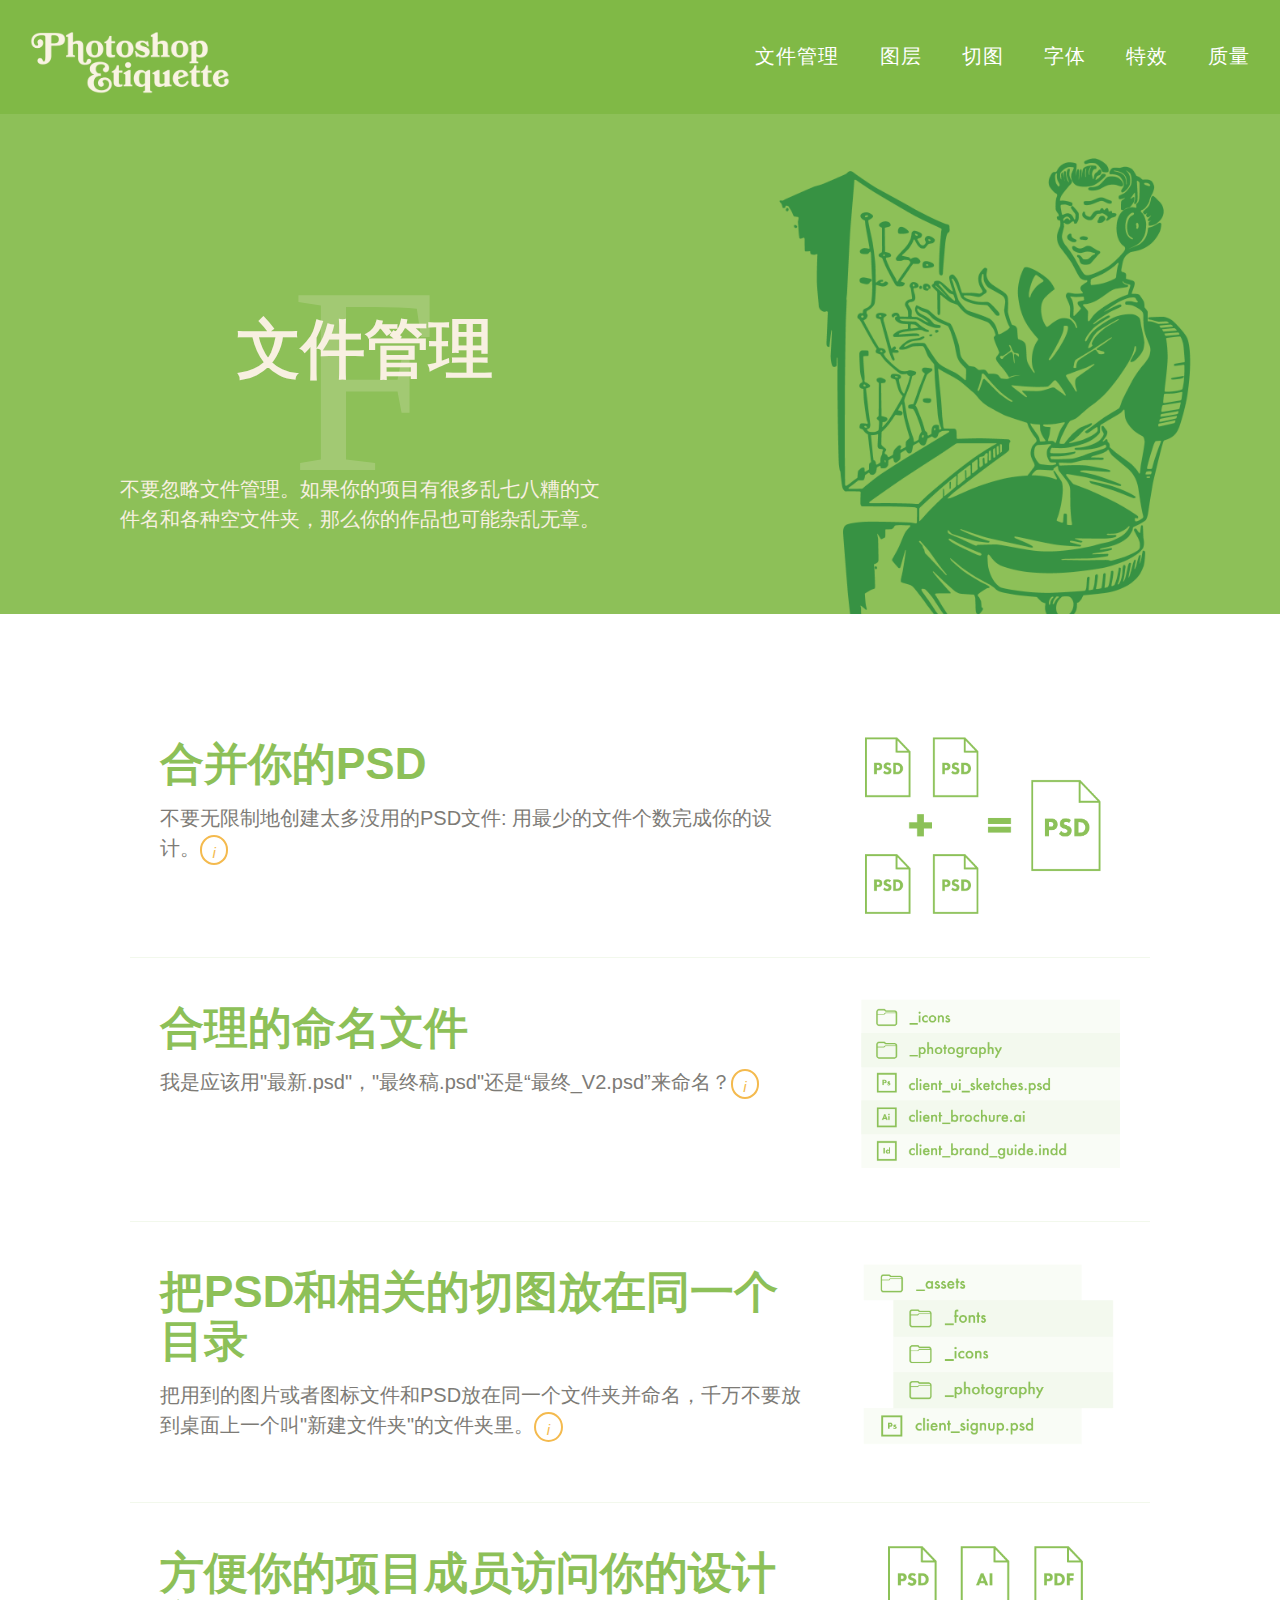
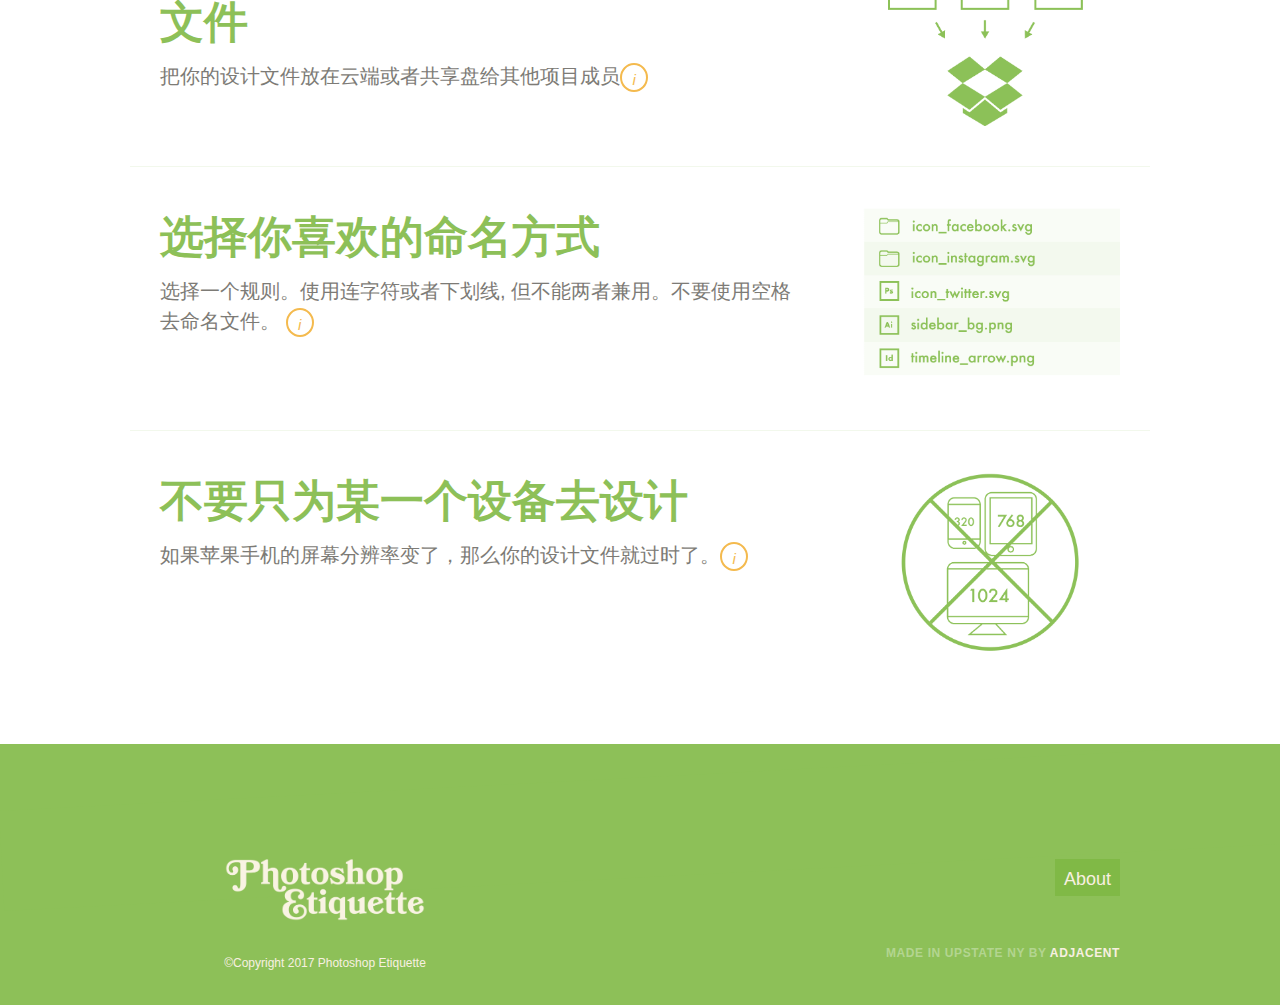
<file: files/index.html>
<!doctype html>
<!--[if IEMobile 7 ]>    <html class="no-js iem7" lang="en-US" prefix="og: http://ogp.me/ns#"> <![endif]-->
<!--[if lt IE 7]> <html class="no-js lt-ie9 lt-ie8 lt-ie7" lang="en-US" prefix="og: http://ogp.me/ns#"> <![endif]-->
<!--[if IE 7]>    <html class="no-js lt-ie9 lt-ie8" lang="en-US" prefix="og: http://ogp.me/ns#"> <![endif]-->
<!--[if IE 8]>    <html class="no-js lt-ie9" lang="en-US" prefix="og: http://ogp.me/ns#"> <![endif]-->
<!--[if gt IE 8|(gt IEMobile 7)|!(IEMobile)]><!-->
<html class="no-js" lang="zh" prefix="og: http://ogp.me/ns#">
<!--<![endif]-->

<head>
    <!-- Global site tag (gtag.js) - Google Analytics -->
    <script async src="https://www.googletagmanager.com/gtag/js?id=UA-117760443-1"></script>
    <script>
    window.dataLayer = window.dataLayer || [];

    function gtag() {
        dataLayer.push(arguments);
    }
    gtag('js', new Date());

    gtag('config', 'UA-117760443-1');
    </script>
    <meta charset="UTF-8" />
    <meta http-equiv="cleartype" content="on">
    <meta http-equiv="X-UA-Compatible" content="IE=edge" />
    <meta name="HandheldFriendly" content="true">
    <meta name="MobileOptimized" content="width">
    <meta name="format-detection" content="telephone=no">
    <meta name="msapplication-tap-highlight" content="no" />
    <meta name="viewport" content="width=device-width,initial-scale=1.0" />
    <link rel="shortcut icon" href="../img/favicon.ico">
    <!-- SEO -->
    <title>Photoshop礼仪 - 文件管理</title>
    <link rel="canonical" href="index.html" />
    <meta property="og:locale" content="zh" />
    <meta property="og:type" content="article" />
    <meta property="og:title" content="Photoshop礼仪 - 文件管理" />
    <meta property="og:url" content="http://viggoz.com/photoshopetiquette/files/" />
    <meta property="og:site_name" content="Photoshop礼仪" />
    <meta property="og:image" content="http://viggoz.com/photoshopetiquette/img/social-share.png" />
    <meta name="twitter:card" content="summary_large_image" />
    <meta name="twitter:title" content="Photoshop礼仪 - 文件管理" />
    <meta name="twitter:image" content="http://viggoz.com/photoshopetiquette/img/social-share.png" />
    <!-- SEO -->
    <link rel='dns-prefetch' href='http://s.w.org' />
    <link rel='stylesheet' id='main-styles-css' href='../style/css/style.css' type='text/css' media='all' />
    <script type='text/javascript' src='../js/js-head.1474912020.js'></script>
    <link rel='https://api.w.org/' href='../wp-json/index.html' />
    <link rel='shortlink' href='index.html' />
</head>

<body>
    <div class="page-template page-template-page-topic page-template-page-topic-php page page-id-94 container topic-color-green page-section" id="top">
        <!--[if lt IE 9]><div class="browsehappy"><span>You are using an outdated browser.</span> Please <a href="http://browsehappy.com/" target="_blank">upgrade your browser</a> to improve your experience.</div><![endif]-->
        <a class="visuallyhidden" href="index.html#content" title="Skip to content">Skip to content</a>
        <div id="content" class="page-topic">
            <header class="bg-hero">
                <div class="content-container header-container">
                    <div class="logo">
                        <a href="../index.html" rel="home"><span data-picture data-alt="Photoshop Etiquette">
        <span class="short" data-src="../img/pse_logo_short.png"></span>
        <span class="long" data-src="../img/pse_logo_long.png" data-media="(min-width:650px)"></span>
        <!--[if (lt IE 9)]>
          <span class="oldie" data-src="../img/pse_logo_long.png"></span>
        <![endif]-->
        <noscript>
          <img src="../img/pse_logo_short.png" alt="Photoshop Etiquette" class="short">
        </noscript>
      </span></a>
                    </div>
                    <div class="nav-toggle closed" aria-hidden="false">
                        <a href="index.html#" class="menu-toggle" title="(click to expand contents)" data-menu="mainnav"><span>Topics</span></a>
                    </div>
                    <div class="nav-container mainnav-container closed" role="navigation" aria-label="Primary" aria-hidden="true">
                        <nav id="mainnav">
                            <ul id="menu-primary" class="menu">
                                <li id="nav-menu-item-111" class="main-menu-item  menu-item-even menu-item-depth-0 menu-item menu-item-type-post_type menu-item-object-page first nav-menu-item-111"><a href="../files/index.html" class="menu-link main-menu-link">文件管理</a></li>
                                <li id="nav-menu-item-110" class="main-menu-item  menu-item-even menu-item-depth-0 menu-item menu-item-type-post_type menu-item-object-page nav-menu-item-110"><a href="../layers/index.html" class="menu-link main-menu-link">图层</a></li>
                                <li id="nav-menu-item-109" class="main-menu-item  menu-item-even menu-item-depth-0 menu-item menu-item-type-post_type menu-item-object-page current-menu-item active page_item page-item-96 current_page_item active nav-menu-item-109"><a href="../assets/index.html" class="menu-link main-menu-link">切图</a></li>
                                <li id="nav-menu-item-108" class="main-menu-item  menu-item-even menu-item-depth-0 menu-item menu-item-type-post_type menu-item-object-page nav-menu-item-108"><a href="../type/index.html" class="menu-link main-menu-link">字体</a></li>
                                <li id="nav-menu-item-107" class="main-menu-item  menu-item-even menu-item-depth-0 menu-item menu-item-type-post_type menu-item-object-page nav-menu-item-107"><a href="../effects/index.html" class="menu-link main-menu-link">特效</a></li>
                                <li id="nav-menu-item-106" class="main-menu-item  menu-item-even menu-item-depth-0 menu-item menu-item-type-post_type menu-item-object-page last nav-menu-item-106"><a href="../quality/index.html" class="menu-link main-menu-link">质量</a></li>
                            </ul>
                        </nav>
                    </div>
                </div>
            </header>
            <div class="main-container ">
                <article id="post-94" class="post-94 page type-page status-publish hentry">
                    <section class="topic-slideshow" data-cta="下一条">
                        <div class="slide-holder">
                            <div class="content-topic-head slide" data-adj-ri-type="background-image" data-adj-ri-breakpoints="[]" data-adj-ri-images="[&quot;../img/files-hero.png&quot;]">
                                <div class="vert-center">
                                    <div class="vert-center-content">
                                        <h1 data-first-letter="F">文件管理</h1>
                                        <div class="intro">
                                            <p><span class="first-letter"></span>不要忽略文件管理。如果你的项目有很多乱七八糟的文件名和各种空文件夹，那么你的作品也可能杂乱无章。</p>
                                        </div>
                                    </div>
                                </div>
                            </div>
                            <div class="content-container content-guideline slide even">
                                <div class="vert-center">
                                    <div class="vert-center-content">
                                        <div class="guideline-content-wrapper">
                                            <div class="guideline-content">
                                                <h2>合并你的PSD</h2>
                                                <div class="caption">
                                                    <p>不要无限制地创建太多没用的PSD文件: 用最少的文件个数完成你的设计。<a href="index.html#" class="info-btn">i</a></p>
                                                </div>
                                            </div>
                                            <div class="ex-image">
                                                <img src="../img/files-1.png" alt="Consolidate PSDs" /> </div>
                                            <div class="long-desc">
                                                <div class="vert-center">
                                                    <div class="vert-center-content">
                                                        <p class="h2">合并你的PSD</p>
                                                        <p>尽量使用一个PSD文件，除非文件太大。</p>
                                                        <a class="close-btn" href="index.html#"></a>
                                                    </div>
                                                </div>
                                            </div>
                                        </div>
                                    </div>
                                </div>
                            </div>
                            <div class="content-container content-guideline slide odd">
                                <div class="vert-center">
                                    <div class="vert-center-content">
                                        <div class="guideline-content-wrapper">
                                            <div class="guideline-content">
                                                <h2>合理的命名文件</h2>
                                                <div class="caption">
                                                    <p>我是应该用"最新.psd"，"最终稿.psd"还是“最终_V2.psd”来命名？<a href="index.html#" class="info-btn">i</a></p>
                                                </div>
                                            </div>
                                            <div class="ex-image">
                                                <img src="../img/files-2.png" alt="Name Files Appropriately" /> </div>
                                            <div class="long-desc">
                                                <div class="vert-center">
                                                    <div class="vert-center-content">
                                                        <p class="h2">合理的命名你的文件</p>
                                                        <p>"最新.psd"，"最终稿.psd"，“最终_V2.psd”等名字绝对会导致你继续修改你的设计，所以，最好还是保持一般的文件名</p>
                                                        <a class="close-btn" href="index.html#"></a>
                                                    </div>
                                                </div>
                                            </div>
                                        </div>
                                    </div>
                                </div>
                            </div>
                            <div class="content-container content-guideline slide even">
                                <div class="vert-center">
                                    <div class="vert-center-content">
                                        <div class="guideline-content-wrapper">
                                            <div class="guideline-content">
                                                <h2>把PSD和相关的切图放在同一个目录</h2>
                                                <div class="caption">
                                                    <p>把用到的图片或者图标文件和PSD放在同一个文件夹并命名，千万不要放到桌面上一个叫"新建文件夹"的文件夹里。<a href="index.html#" class="info-btn">i</a></p>
                                                </div>
                                            </div>
                                            <div class="ex-image">
                                                <img src="../img/files-3.png" alt="Store Assets Relative to PSD" /> </div>
                                            <div class="long-desc">
                                                <div class="vert-center">
                                                    <div class="vert-center-content">
                                                        <p class="h2">把PSD和相关的切图放在同一个目录</p>
                                                        <p>其他人不需要到处找你这个文件里用到的素材在哪，节省时间且高效。不然很可能他在背后会骂娘的。</p>
                                                        <a class="close-btn" href="index.html#"></a>
                                                    </div>
                                                </div>
                                            </div>
                                        </div>
                                    </div>
                                </div>
                            </div>
                            <div class="content-container content-guideline slide odd">
                                <div class="vert-center">
                                    <div class="vert-center-content">
                                        <div class="guideline-content-wrapper">
                                            <div class="guideline-content">
                                                <h2>方便你的项目成员访问你的设计文件</h2>
                                                <div class="caption">
                                                    <p class="p1">把你的设计文件放在云端或者共享盘给其他项目成员<a href="index.html#" class="info-btn">i</a></p>
                                                </div>
                                            </div>
                                            <div class="ex-image">
                                                <img src="../img/files-4.png" alt="Make Files Accessible" /> </div>
                                            <div class="long-desc">
                                                <div class="vert-center">
                                                    <div class="vert-center-content">
                                                        <p class="h2">方便你的项目成员访问你的设计文件</p>
                                                        <p>讨厌被问你的文件在哪里？直接在文件共享中同步你的工作, 这样大家就知道在找你之前会先去共享上看一下。</p>
                                                        <a class="close-btn" href="index.html#"></a>
                                                    </div>
                                                </div>
                                            </div>
                                        </div>
                                    </div>
                                </div>
                            </div>
                            <div class="content-container content-guideline slide even">
                                <div class="vert-center">
                                    <div class="vert-center-content">
                                        <div class="guideline-content-wrapper">
                                            <div class="guideline-content">
                                                <h2>选择你喜欢的命名方式</h2>
                                                <div class="caption">
                                                    <p>选择一个规则。使用连字符或者下划线, 但不能两者兼用。不要使用空格去命名文件。 <a href="index.html#" class="info-btn">i</a></p>
                                                </div>
                                            </div>
                                            <div class="ex-image">
                                                <img src="../img/files-5.png" alt="Follow a Convention" /> </div>
                                            <div class="long-desc">
                                                <div class="vert-center">
                                                    <div class="vert-center-content">
                                                        <p class="h2">选择你喜欢的命名方式</p>
                                                        <p>按照你的命名方式, 无论你做了什么修改, 都可以帮助其他人更容易地找到想要找的文件。</p>
                                                        <a class="close-btn" href="index.html#"></a>
                                                    </div>
                                                </div>
                                            </div>
                                        </div>
                                    </div>
                                </div>
                            </div>
                            <div class="content-container content-guideline slide odd last">
                                <div class="vert-center">
                                    <div class="vert-center-content">
                                        <div class="guideline-content-wrapper">
                                            <div class="guideline-content">
                                                <h2>不要只为某一个设备去设计</h2>
                                                <div class="caption">
                                                    <p>如果苹果手机的屏幕分辨率变了，那么你的设计文件就过时了。<a href="index.html#" class="info-btn">i</a></p>
                                                </div>
                                            </div>
                                            <div class="ex-image">
                                                <img src="../img/files-6.png" alt="Don&#039;t Design to the Device" /> </div>
                                            <div class="long-desc">
                                                <div class="vert-center">
                                                    <div class="vert-center-content">
                                                        <p class="h2">不要只为某一个设备去设计</p>
                                                        <p>与其创建与普通设备预置相一致的文档，不如让您的设计文件可变。</p>
                                                        <a class="close-btn" href="index.html#"></a>
                                                    </div>
                                                </div>
                                            </div>
                                        </div>
                                    </div>
                                </div>
                            </div>
                        </div>
                    </section>
                    <div class="narrow-separator"></div>
                </article>
            </div>
        </div>
        <!-- #content -->
        <footer>
            <div class="content-container">
                <div class="main">
                    <a href="index.html" class="logo"><img src="../img/pse_logo_long.png" /></a>
                    <div class="site-info">
                        <div class="supplemental-info">
                        </div>
                        <div class="copyright">
                            ©Copyright 2017 Photoshop Etiquette </div>
                    </div>
                </div>
                <aside>
                    <div class="nav-container" role="navigation" aria-label="Secondary" aria-hidden="true">
                        <nav id="footer">
                            <ul id="menu-secondary" class="menu">
                                <li id="nav-menu-item-117" class="main-menu-item  menu-item-even menu-item-depth-0 menu-item menu-item-type-post_type menu-item-object-page nav-menu-item-117"><a href="../about/index.html" class="menu-link main-menu-link">About</a></li>
                            </ul>
                        </nav>
                    </div>
                    <div class="author">Made in Upstate NY by <a href="http://www.weareadjacent.com">adjacent</a></div>
                </aside>
            </div>
        </footer>
    </div>
    <!-- .container -->
    <script type='text/javascript' src='../js/js-foot.1474912020.js'></script>
    <script type='text/javascript' src='../js/wp-embed.min.js'></script>
</body>

</html>
</file>
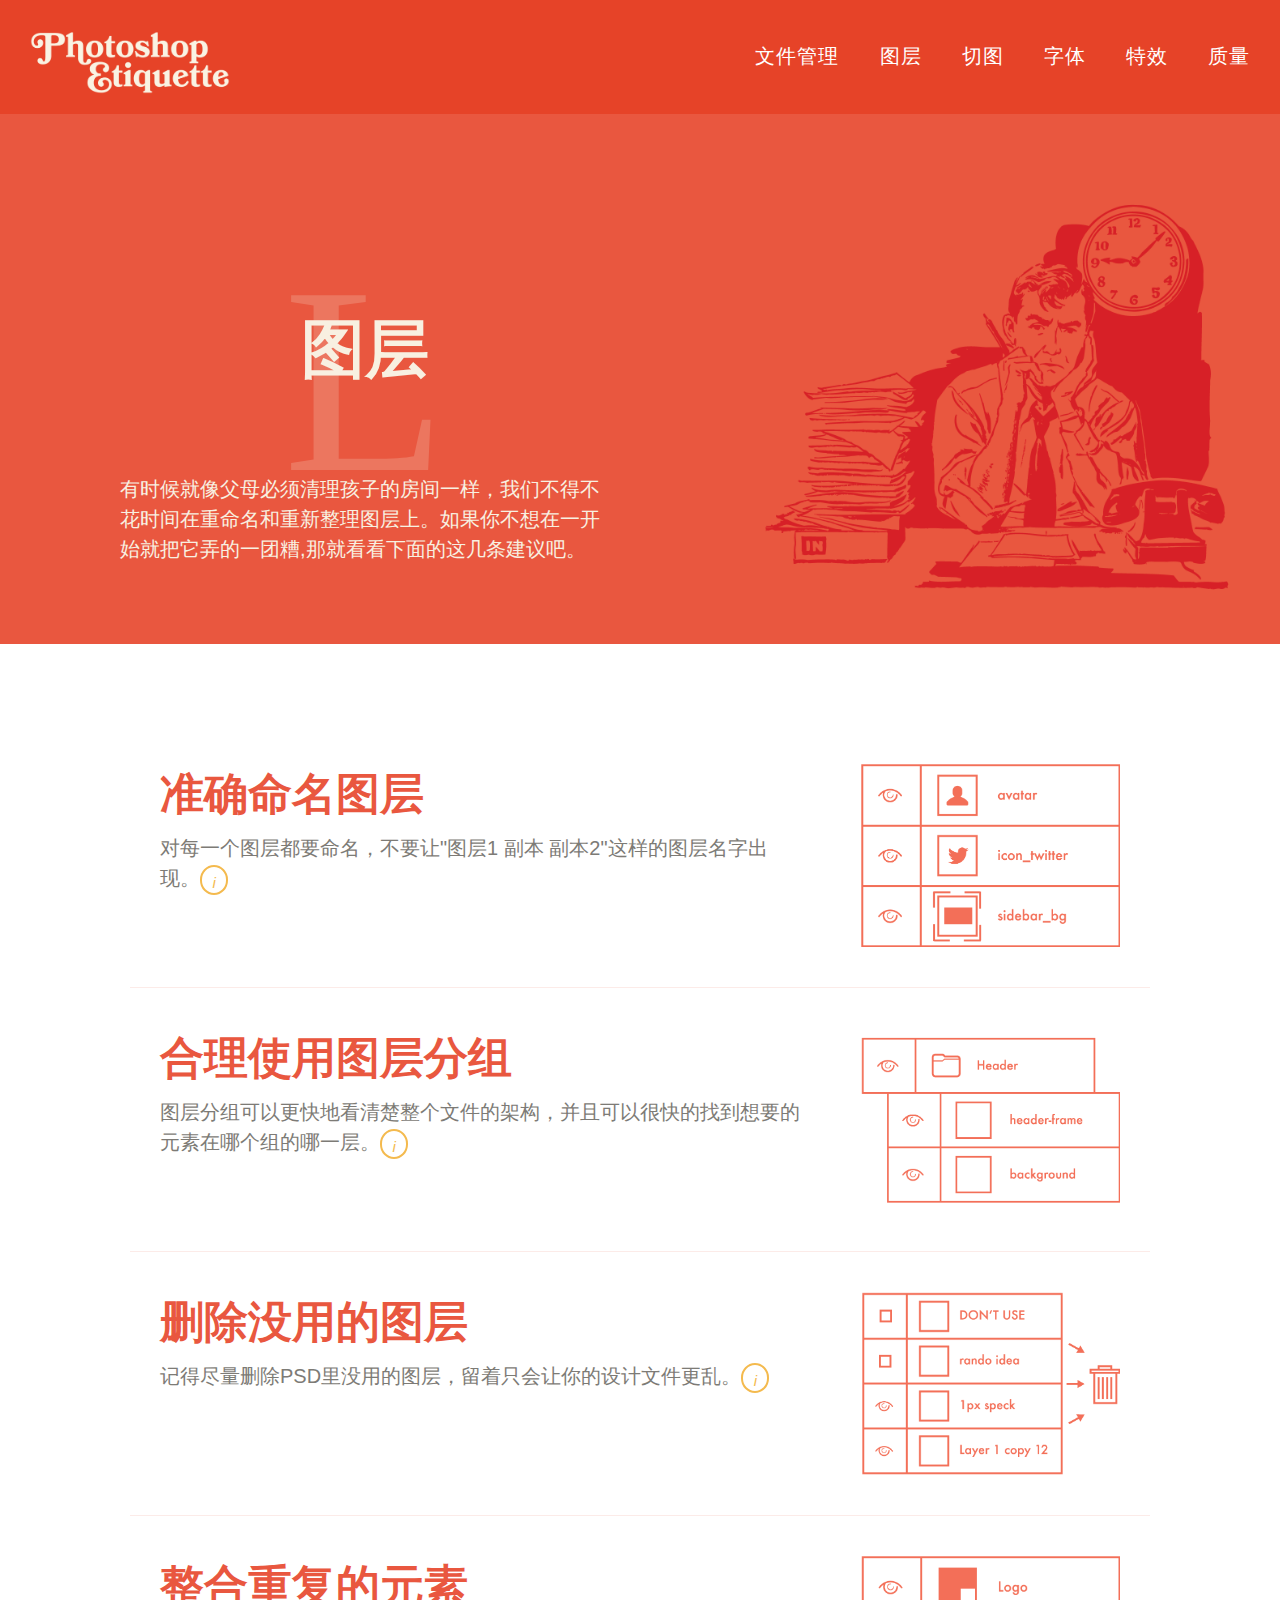
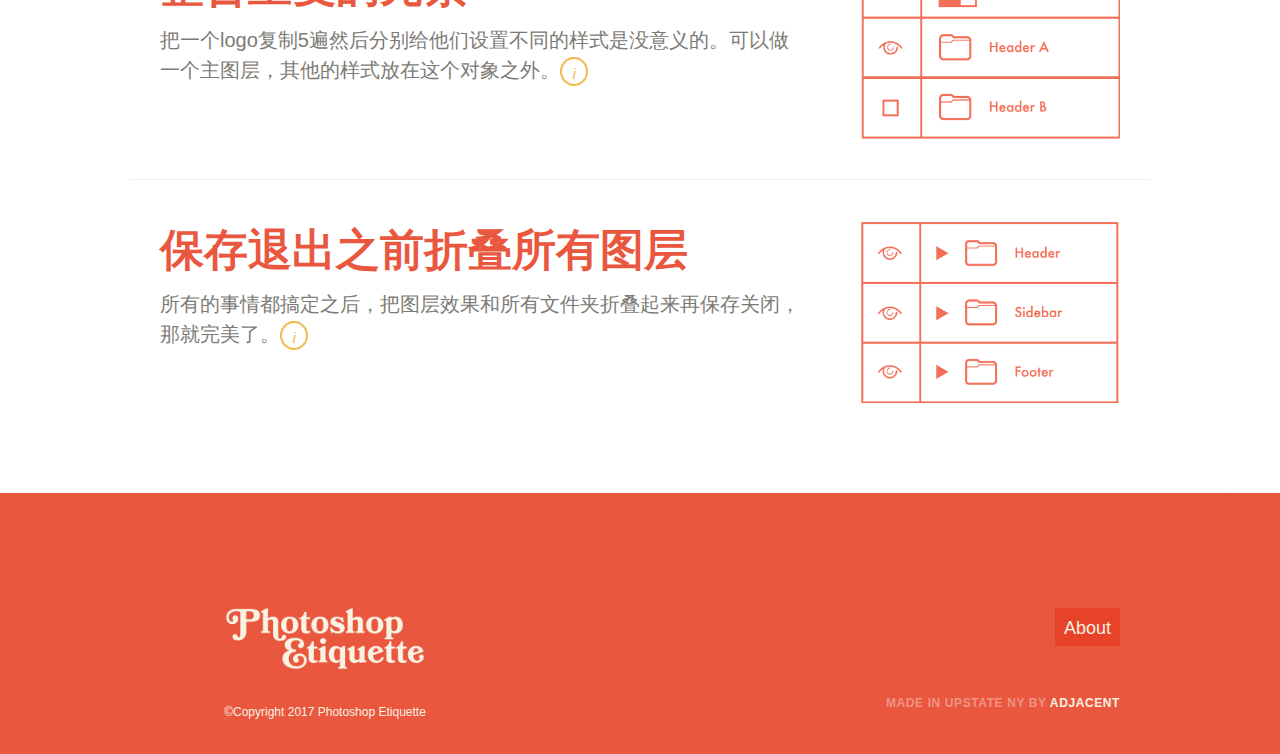
<file: layers/index.html>
<!doctype html>
<!--[if IEMobile 7 ]>    <html class="no-js iem7" lang="en-US" prefix="og: http://ogp.me/ns#"> <![endif]-->
<!--[if lt IE 7]> <html class="no-js lt-ie9 lt-ie8 lt-ie7" lang="en-US" prefix="og: http://ogp.me/ns#"> <![endif]-->
<!--[if IE 7]>    <html class="no-js lt-ie9 lt-ie8" lang="en-US" prefix="og: http://ogp.me/ns#"> <![endif]-->
<!--[if IE 8]>    <html class="no-js lt-ie9" lang="en-US" prefix="og: http://ogp.me/ns#"> <![endif]-->
<!--[if gt IE 8|(gt IEMobile 7)|!(IEMobile)]><!-->
<html class="no-js" lang="zh" prefix="og: http://ogp.me/ns#">
<!--<![endif]-->

<head>
    <!-- Global site tag (gtag.js) - Google Analytics -->
    <script async src="https://www.googletagmanager.com/gtag/js?id=UA-117760443-1"></script>
    <script>
    window.dataLayer = window.dataLayer || [];

    function gtag() {
        dataLayer.push(arguments);
    }
    gtag('js', new Date());

    gtag('config', 'UA-117760443-1');
    </script>
    <meta charset="UTF-8" />
    <meta http-equiv="cleartype" content="on">
    <meta http-equiv="X-UA-Compatible" content="IE=edge" />
    <meta name="HandheldFriendly" content="true">
    <meta name="MobileOptimized" content="width">
    <meta name="format-detection" content="telephone=no">
    <meta name="msapplication-tap-highlight" content="no" />
    <meta name="viewport" content="width=device-width,initial-scale=1.0" />
    <link rel="shortcut icon" href="img/favicon.ico">
    <!-- This site is optimized with the Yoast SEO plugin v3.5 - https://yoast.com/wordpress/plugins/seo/ -->
    <title>Layers - Photoshop Etiquette</title>
    <link rel="canonical" href="index.html" />
    <meta property="og:locale" content="en_US" />
    <meta property="og:type" content="article" />
    <meta property="og:title" content="Layers - Photoshop Etiquette" />
    <meta property="og:url" content="http://photoshopetiquette.com/layers/" />
    <meta property="og:site_name" content="Photoshop Etiquette" />
    <meta property="og:image" content="http://photoshopetiquette.com/wp-content/uploads/social-share.png" />
    <meta name="twitter:card" content="summary_large_image" />
    <meta name="twitter:title" content="Layers - Photoshop Etiquette" />
    <meta name="twitter:image" content="http://photoshopetiquette.com/wp-content/uploads/social-share.png" />
    <!-- / Yoast SEO plugin. -->
    <link rel='dns-prefetch' href='http://s.w.org' />
    <link rel='stylesheet' id='main-styles-css' href='../style/css/style.css' type='text/css' media='all' />
    <script type='text/javascript' src='../js/js-head.1474912020.js'></script>
    <link rel='https://api.w.org/' href='../wp-json/index.html' />
    <link rel='shortlink' href='index.html' />
    <link rel="alternate" type="application/json+oembed" href="../wp-json/oembed/1.0/embed-url=http_%7C%7Cphotoshopetiquette.com%7Clayers%7C.json" />
    <link rel="alternate" type="text/xml+oembed" href="../wp-json/oembed/1.0/embed-url=http_%7C%7Cphotoshopetiquette.com%7Clayers%7C&format=xml.xml" />
</head>

<body>
    <div class="page-template page-template-page-topic page-template-page-topic-php page page-id-95 container topic-color-red page-section" id="top">
        <!--[if lt IE 9]><div class="browsehappy"><span>You are using an outdated browser.</span> Please <a href="http://browsehappy.com/" target="_blank">upgrade your browser</a> to improve your experience.</div><![endif]-->
        <a class="visuallyhidden" href="index.html#content" title="Skip to content">Skip to content</a>
        <div id="content" class="page-topic">
            <header class="bg-hero">
                <div class="content-container header-container">
                    <div class="logo">
                        <a href="../index.html" rel="home"><span data-picture data-alt="Photoshop Etiquette">
        <span class="short" data-src="http://38rbt22mwph22lbtf1akw1au.wpengine.netdna-cdn.com/wp-content/themes/photoshop-etiquette/img/pse_logo_short.png"></span>
        <span class="long" data-src="../img/pse_logo_long.png" data-media="(min-width:650px)"></span>
        <!--[if (lt IE 9)]>
          <span class="oldie" data-src="../img/pse_logo_long.png"></span>
        <![endif]-->
        <noscript>
          <img src="http://38rbt22mwph22lbtf1akw1au.wpengine.netdna-cdn.com/wp-content/themes/photoshop-etiquette/img/pse_logo_short.png" alt="Photoshop Etiquette" class="short">
        </noscript>
      </span></a>
                    </div>
                    <div class="head-label chapter">
                    </div>
                    <div class="nav-toggle closed" aria-hidden="false">
                        <a href="index.html#" class="menu-toggle" title="(click to expand contents)" data-menu="mainnav"><span>Topics</span></a>
                    </div>
                    <div class="nav-container mainnav-container closed" role="navigation" aria-label="Primary" aria-hidden="true">
                        <nav id="mainnav">
                            <ul id="menu-primary" class="menu">
                                <li id="nav-menu-item-111" class="main-menu-item  menu-item-even menu-item-depth-0 menu-item menu-item-type-post_type menu-item-object-page first nav-menu-item-111"><a href="../files/index.html" class="menu-link main-menu-link">文件管理</a></li>
                                <li id="nav-menu-item-110" class="main-menu-item  menu-item-even menu-item-depth-0 menu-item menu-item-type-post_type menu-item-object-page nav-menu-item-110"><a href="../layers/index.html" class="menu-link main-menu-link">图层</a></li>
                                <li id="nav-menu-item-109" class="main-menu-item  menu-item-even menu-item-depth-0 menu-item menu-item-type-post_type menu-item-object-page current-menu-item active page_item page-item-96 current_page_item active nav-menu-item-109"><a href="../assets/index.html" class="menu-link main-menu-link">切图</a></li>
                                <li id="nav-menu-item-108" class="main-menu-item  menu-item-even menu-item-depth-0 menu-item menu-item-type-post_type menu-item-object-page nav-menu-item-108"><a href="../type/index.html" class="menu-link main-menu-link">字体</a></li>
                                <li id="nav-menu-item-107" class="main-menu-item  menu-item-even menu-item-depth-0 menu-item menu-item-type-post_type menu-item-object-page nav-menu-item-107"><a href="../effects/index.html" class="menu-link main-menu-link">特效</a></li>
                                <li id="nav-menu-item-106" class="main-menu-item  menu-item-even menu-item-depth-0 menu-item menu-item-type-post_type menu-item-object-page last nav-menu-item-106"><a href="../quality/index.html" class="menu-link main-menu-link">质量</a></li>
                            </ul>
                        </nav>
                    </div>
                </div>
            </header>
            <div class="main-container ">
                <article id="post-95" class="post-95 page type-page status-publish hentry">
                    <section class="topic-slideshow" data-cta="Become a Layer Mayor">
                        <div class="slide-holder">
                            <div class="content-topic-head slide" data-adj-ri-type="background-image" data-adj-ri-breakpoints="[]" data-adj-ri-images="[&quot;../img/layers-hero.png&quot;]">
                                <div class="vert-center">
                                    <div class="vert-center-content">
                                        <h1 data-first-letter="L">图层</h1>
                                        <div class="intro">
                                            <p><span class="first-letter"></span>有时候就像父母必须清理孩子的房间一样，我们不得不花时间在重命名和重新整理图层上。如果你不想在一开始就把它弄的一团糟,那就看看下面的这几条建议吧。</p>
                                        </div>
                                    </div>
                                </div>
                            </div>
                            <div class="content-container content-guideline slide even">
                                <div class="vert-center">
                                    <div class="vert-center-content">
                                        <div class="guideline-content-wrapper">
                                            <div class="guideline-content">
                                                <h2>准确命名图层</h2>
                                                <div class="caption">
                                                    <p>对每一个图层都要命名，不要让"图层1 副本 副本2"这样的图层名字出现。<a href="index.html#" class="info-btn">i</a></p>
                                                </div>
                                            </div>
                                            <div class="ex-image">
                                                <img src="../img/layers-1.png" alt="Name Your Layers" /> </div>
                                            <div class="long-desc">
                                                <div class="vert-center">
                                                    <div class="vert-center-content">
                                                        <p class="h2">准确命名图层</p>
                                                        <p>最经典的礼仪: 准确的命名你的图层可以减少混淆, 对于新接手的项目能够快速理清图层理顺。</p>
                                                        <a class="close-btn" href="index.html#"></a>
                                                    </div>
                                                </div>
                                            </div>
                                        </div>
                                    </div>
                                </div>
                            </div>
                            <div class="content-container content-guideline slide odd">
                                <div class="vert-center">
                                    <div class="vert-center-content">
                                        <div class="guideline-content-wrapper">
                                            <div class="guideline-content">
                                                <h2>合理使用图层分组</h2>
                                                <div class="caption">
                                                    <p>图层分组可以更快地看清楚整个文件的架构，并且可以很快的找到想要的元素在哪个组的哪一层。<a href="index.html#" class="info-btn">i</a></p>
                                                </div>
                                            </div>
                                            <div class="ex-image">
                                                <img src="../img/layers-2.png" alt="Use Groups" /> </div>
                                            <div class="long-desc">
                                                <div class="vert-center">
                                                    <div class="vert-center-content">
                                                        <p class="h2">合理使用图层分组</p>
                                                        <p>合理的图层分组会让文件易于编辑和处理。</p>
                                                        <a class="close-btn" href="index.html#"></a>
                                                    </div>
                                                </div>
                                            </div>
                                        </div>
                                    </div>
                                </div>
                            </div>
                            <div class="content-container content-guideline slide even">
                                <div class="vert-center">
                                    <div class="vert-center-content">
                                        <div class="guideline-content-wrapper">
                                            <div class="guideline-content">
                                                <h2>删除没用的图层</h2>
                                                <div class="caption">
                                                    <p>记得尽量删除PSD里没用的图层，留着只会让你的设计文件更乱。<a href="index.html#" class="info-btn">i</a></p>
                                                </div>
                                            </div>
                                            <div class="ex-image">
                                                <img src="../img/layers-3.png" alt="Delete Unused Layers" /> </div>
                                            <div class="long-desc">
                                                <div class="vert-center">
                                                    <div class="vert-center-content">
                                                        <p class="h2">删除没用的图层</p>
                                                        <p>太多的没用图层会让文件增大很多，同时导致打开速度变慢。</p>
                                                        <a class="close-btn" href="index.html#"></a>
                                                    </div>
                                                </div>
                                            </div>
                                        </div>
                                    </div>
                                </div>
                            </div>
                            <div class="content-container content-guideline slide odd">
                                <div class="vert-center">
                                    <div class="vert-center-content">
                                        <div class="guideline-content-wrapper">
                                            <div class="guideline-content">
                                                <h2>整合重复的元素</h2>
                                                <div class="caption">
                                                    <p>把一个logo复制5遍然后分别给他们设置不同的样式是没意义的。可以做一个主图层，其他的样式放在这个对象之外。<a href="index.html#" class="info-btn">i</a></p>
                                                </div>
                                            </div>
                                            <div class="ex-image">
                                                <img src="../img/layers-4.png" alt="Globalize Common Elements" /> </div>
                                            <div class="long-desc">
                                                <div class="vert-center">
                                                    <div class="vert-center-content">
                                                        <p class="h2">整合重复的元素</p>
                                                        <p>通过使用智能对象，改了一个地方，其他地方也会同步自动被修改。</p>
                                                        <a class="close-btn" href="index.html#"></a>
                                                    </div>
                                                </div>
                                            </div>
                                        </div>
                                    </div>
                                </div>
                            </div>
                            <div class="content-container content-guideline slide even last">
                                <div class="vert-center">
                                    <div class="vert-center-content">
                                        <div class="guideline-content-wrapper">
                                            <div class="guideline-content">
                                                <h2>保存退出之前折叠所有图层</h2>
                                                <div class="caption">
                                                    <p>所有的事情都搞定之后，把图层效果和所有文件夹折叠起来再保存关闭，那就完美了。<a href="index.html#" class="info-btn">i</a></p>
                                                </div>
                                            </div>
                                            <div class="ex-image">
                                                <img src="../img/layers-5.png" alt="Collapse Upon Exit" /> </div>
                                            <div class="long-desc">
                                                <div class="vert-center">
                                                    <div class="vert-center-content">
                                                        <p class="h2">保存退出之前折叠所有图层</p>
                                                        <p>就和我们告诉小孩在玩完后要收拾干净一样，没有谁喜欢帮小孩子收拾玩具的对吧。</p>
                                                        <a class="close-btn" href="index.html#"></a>
                                                    </div>
                                                </div>
                                            </div>
                                        </div>
                                    </div>
                                </div>
                            </div>
                        </div>
                    </section>
                    <div class="narrow-separator"></div>
                </article>
            </div>
        </div>
        <!-- #content -->
        <footer>
            <div class="content-container">
                <div class="main">
                    <a href="index.html" class="logo"><img src="../img/pse_logo_long.png" /></a>
                    <div class="site-info">
                        <div class="supplemental-info">
                        </div>
                        <div class="copyright">
                            ©Copyright 2017 Photoshop Etiquette </div>
                    </div>
                </div>
                <aside>
                    <div class="nav-container" role="navigation" aria-label="Secondary" aria-hidden="true">
                        <nav id="footer">
                            <ul id="menu-secondary" class="menu">
                                <li id="nav-menu-item-117" class="main-menu-item  menu-item-even menu-item-depth-0 menu-item menu-item-type-post_type menu-item-object-page nav-menu-item-117"><a href="../about/index.html" class="menu-link main-menu-link">About</a></li>
                            </ul>
                        </nav>
                    </div>
                    <div class="author">Made in Upstate NY by <a href="http://www.weareadjacent.com">adjacent</a></div>
                </aside>
            </div>
        </footer>
    </div>
    <!-- .container -->
    <script type='text/javascript' src='../js/js-foot.1474912020.js'></script>
    <script type='text/javascript' src='../js/wp-embed.min.js'></script>
</body>

</html>
</file>
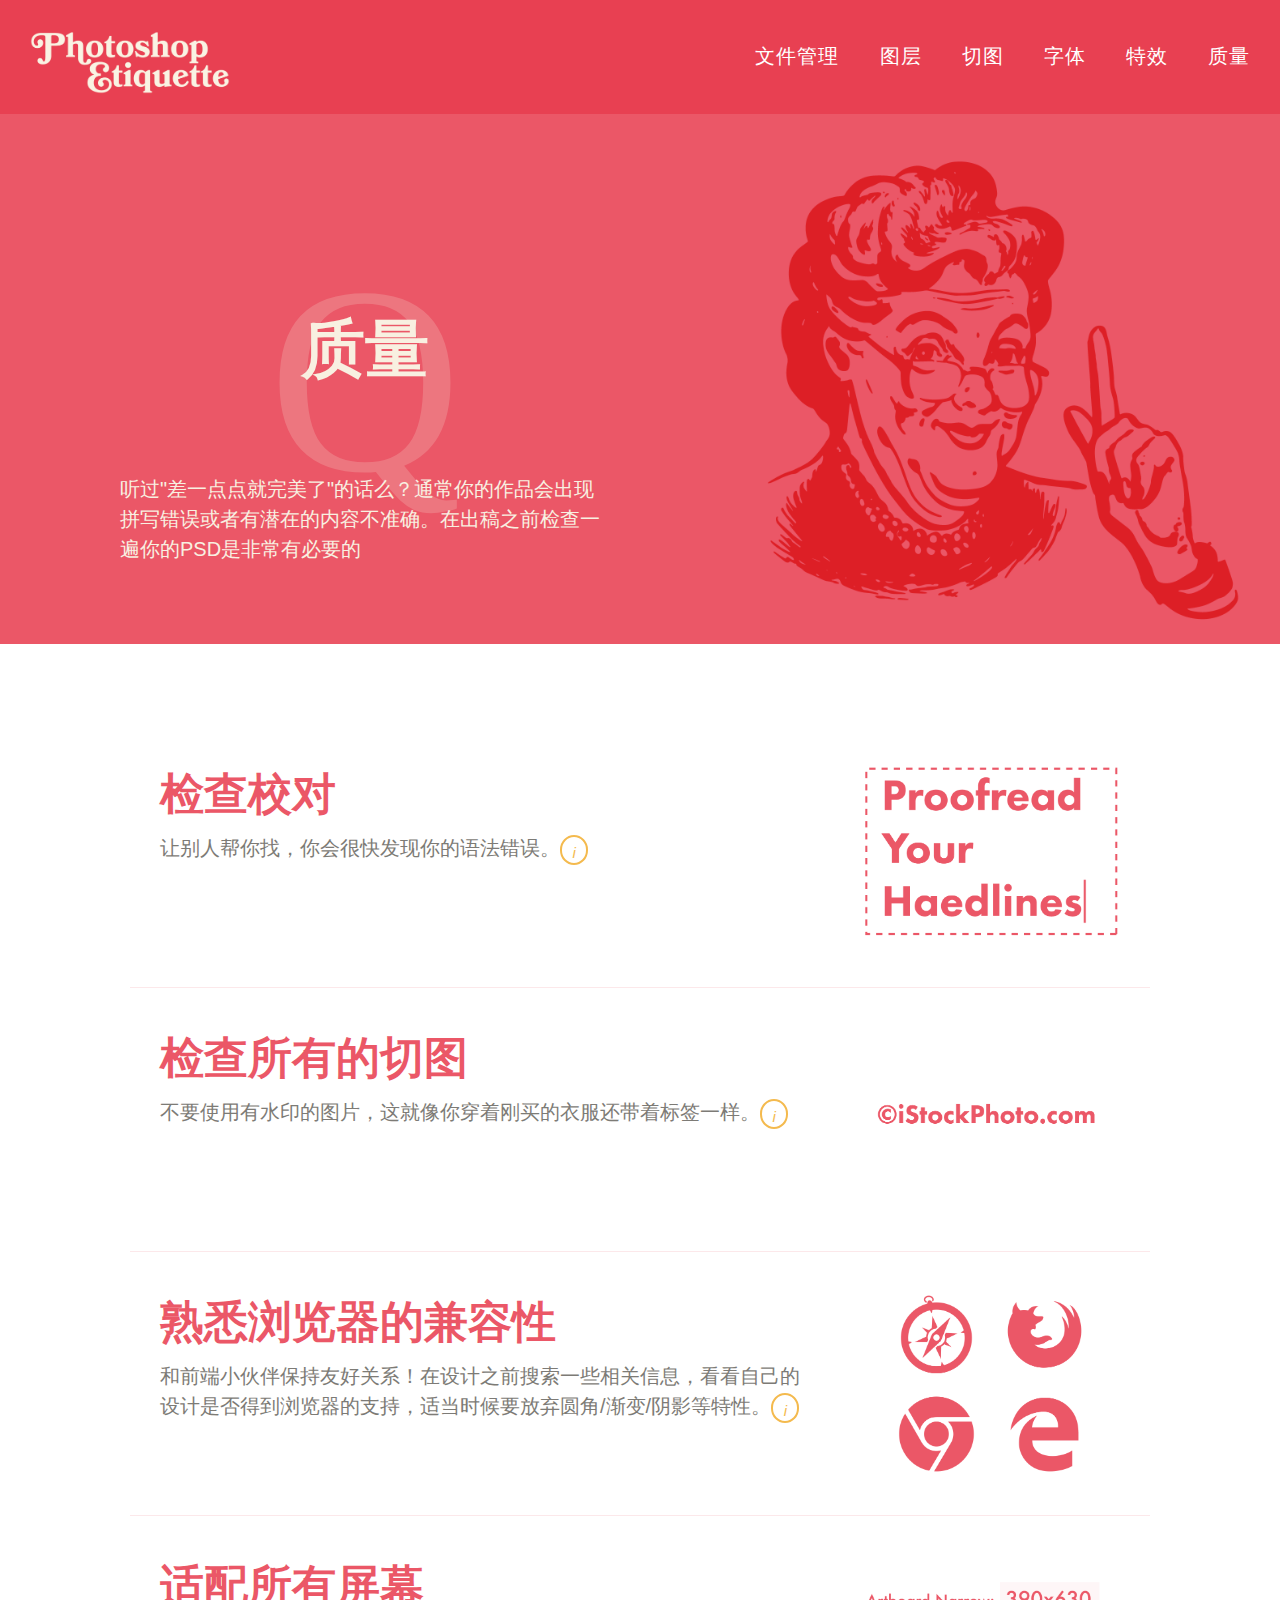
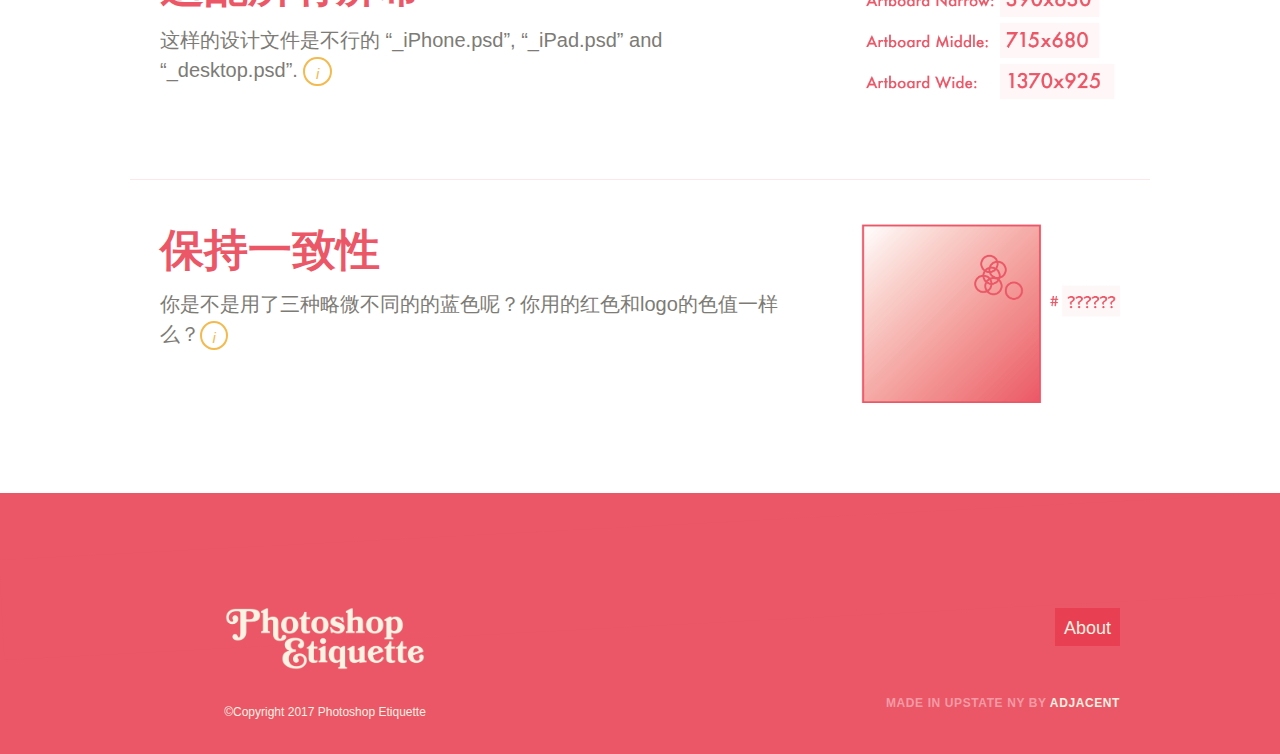
<file: quality/index.html>
<!doctype html>
<!--[if IEMobile 7 ]>    <html class="no-js iem7" lang="en-US" prefix="og: http://ogp.me/ns#"> <![endif]-->
<!--[if lt IE 7]> <html class="no-js lt-ie9 lt-ie8 lt-ie7" lang="en-US" prefix="og: http://ogp.me/ns#"> <![endif]-->
<!--[if IE 7]>    <html class="no-js lt-ie9 lt-ie8" lang="en-US" prefix="og: http://ogp.me/ns#"> <![endif]-->
<!--[if IE 8]>    <html class="no-js lt-ie9" lang="en-US" prefix="og: http://ogp.me/ns#"> <![endif]-->
<!--[if gt IE 8|(gt IEMobile 7)|!(IEMobile)]><!-->
<html class="no-js" lang="zh" prefix="og: http://ogp.me/ns#">
<!--<![endif]-->

<head>
    <!-- Global site tag (gtag.js) - Google Analytics -->
    <script async src="https://www.googletagmanager.com/gtag/js?id=UA-117760443-1"></script>
    <script>
    window.dataLayer = window.dataLayer || [];

    function gtag() {
        dataLayer.push(arguments);
    }
    gtag('js', new Date());

    gtag('config', 'UA-117760443-1');
    </script>
    <meta charset="UTF-8" />
    <meta http-equiv="cleartype" content="on">
    <meta http-equiv="X-UA-Compatible" content="IE=edge" />
    <meta name="HandheldFriendly" content="true">
    <meta name="MobileOptimized" content="width">
    <meta name="format-detection" content="telephone=no">
    <meta name="msapplication-tap-highlight" content="no" />
    <meta name="viewport" content="width=device-width,initial-scale=1.0" />
    <link rel="shortcut icon" href="http://38rbt22mwph22lbtf1akw1au.wpengine.netdna-cdn.com/wp-content/themes/photoshop-etiquette/img/favicon.ico">
    <!-- This site is optimized with the Yoast SEO plugin v3.5 - https://yoast.com/wordpress/plugins/seo/ -->
    <title>Quality - Photoshop Etiquette</title>
    <link rel="canonical" href="index.html" />
    <meta property="og:locale" content="en_US" />
    <meta property="og:type" content="article" />
    <meta property="og:title" content="Quality - Photoshop Etiquette" />
    <meta property="og:url" content="http://photoshopetiquette.com/quality/" />
    <meta property="og:site_name" content="Photoshop Etiquette" />
    <meta property="og:image" content="http://photoshopetiquette.com/wp-content/uploads/social-share.png" />
    <meta name="twitter:card" content="summary_large_image" />
    <meta name="twitter:title" content="Quality - Photoshop Etiquette" />
    <meta name="twitter:image" content="http://photoshopetiquette.com/wp-content/uploads/social-share.png" />
    <!-- / Yoast SEO plugin. -->
    <link rel='dns-prefetch' href='http://s.w.org' />
    <link rel='stylesheet' id='main-styles-css' href='../style/css/style.css' type='text/css' media='all' />
    <script type='text/javascript' src='../js/js-head.1474912020.js'></script>
    <link rel='https://api.w.org/' href='../wp-json/index.html' />
    <link rel='shortlink' href='index.html' />
    <link rel="alternate" type="application/json+oembed" href="../wp-json/oembed/1.0/embed-url=http_%7C%7Cphotoshopetiquette.com%7Cquality%7C.json" />
    <link rel="alternate" type="text/xml+oembed" href="../wp-json/oembed/1.0/embed-url=http_%7C%7Cphotoshopetiquette.com%7Cquality%7C&format=xml.xml" />
</head>

<body>
    <div class="page-template page-template-page-topic page-template-page-topic-php page page-id-99 container topic-color-pink page-section" id="top">
        <!--[if lt IE 9]><div class="browsehappy"><span>You are using an outdated browser.</span> Please <a href="http://browsehappy.com/" target="_blank">upgrade your browser</a> to improve your experience.</div><![endif]-->
        <a class="visuallyhidden" href="index.html#content" title="Skip to content">Skip to content</a>
        <div id="content" class="page-topic">
            <header class="bg-hero">
                <div class="content-container header-container">
                    <div class="logo">
                        <a href="../index.html" rel="home"><span data-picture data-alt="Photoshop Etiquette">
        <span class="short" data-src="http://38rbt22mwph22lbtf1akw1au.wpengine.netdna-cdn.com/wp-content/themes/photoshop-etiquette/img/pse_logo_short.png"></span>
        <span class="long" data-src="../img/pse_logo_long.png" data-media="(min-width:650px)"></span>
        <!--[if (lt IE 9)]>
          <span class="oldie" data-src="../img/pse_logo_long.png"></span>
        <![endif]-->
        <noscript>
          <img src="http://38rbt22mwph22lbtf1akw1au.wpengine.netdna-cdn.com/wp-content/themes/photoshop-etiquette/img/pse_logo_short.png" alt="Photoshop Etiquette" class="short">
        </noscript>
      </span></a>
                    </div>
                    <div class="head-label chapter">
                    </div>
                    <div class="nav-toggle closed" aria-hidden="false">
                        <a href="index.html#" class="menu-toggle" title="(click to expand contents)" data-menu="mainnav"><span>Topics</span></a>
                    </div>
                    <div class="nav-container mainnav-container closed" role="navigation" aria-label="Primary" aria-hidden="true">
                        <nav id="mainnav">
                            <ul id="menu-primary" class="menu">
                                <li id="nav-menu-item-111" class="main-menu-item  menu-item-even menu-item-depth-0 menu-item menu-item-type-post_type menu-item-object-page first nav-menu-item-111"><a href="../files/index.html" class="menu-link main-menu-link">文件管理</a></li>
                                <li id="nav-menu-item-110" class="main-menu-item  menu-item-even menu-item-depth-0 menu-item menu-item-type-post_type menu-item-object-page nav-menu-item-110"><a href="../layers/index.html" class="menu-link main-menu-link">图层</a></li>
                                <li id="nav-menu-item-109" class="main-menu-item  menu-item-even menu-item-depth-0 menu-item menu-item-type-post_type menu-item-object-page current-menu-item active page_item page-item-96 current_page_item active nav-menu-item-109"><a href="../assets/index.html" class="menu-link main-menu-link">切图</a></li>
                                <li id="nav-menu-item-108" class="main-menu-item  menu-item-even menu-item-depth-0 menu-item menu-item-type-post_type menu-item-object-page nav-menu-item-108"><a href="../type/index.html" class="menu-link main-menu-link">字体</a></li>
                                <li id="nav-menu-item-107" class="main-menu-item  menu-item-even menu-item-depth-0 menu-item menu-item-type-post_type menu-item-object-page nav-menu-item-107"><a href="../effects/index.html" class="menu-link main-menu-link">特效</a></li>
                                <li id="nav-menu-item-106" class="main-menu-item  menu-item-even menu-item-depth-0 menu-item menu-item-type-post_type menu-item-object-page last nav-menu-item-106"><a href="../quality/index.html" class="menu-link main-menu-link">质量</a></li>
                            </ul>
                        </nav>
                    </div>
                </div>
            </header>
            <div class="main-container ">
                <article id="post-99" class="post-99 page type-page status-publish hentry">
                    <section class="topic-slideshow" data-cta="Performing Quality Control">
                        <div class="slide-holder">
                            <div class="content-topic-head slide" data-adj-ri-type="background-image" data-adj-ri-breakpoints="[]" data-adj-ri-images="[&quot;../img/quality-hero.png&quot;]">
                                <div class="vert-center">
                                    <div class="vert-center-content">
                                        <h1 data-first-letter="Q">质量</h1>
                                        <div class="intro">
                                            <p><span class="first-letter"></span>听过"差一点点就完美了"的话么？通常你的作品会出现拼写错误或者有潜在的内容不准确。在出稿之前检查一遍你的PSD是非常有必要的</p>
                                        </div>
                                    </div>
                                </div>
                            </div>
                            <div class="content-container content-guideline slide even">
                                <div class="vert-center">
                                    <div class="vert-center-content">
                                        <div class="guideline-content-wrapper">
                                            <div class="guideline-content">
                                                <h2>检查校对</h2>
                                                <div class="caption">
                                                    <p>让别人帮你找，你会很快发现你的语法错误。<a href="index.html#" class="info-btn">i</a></p>
                                                </div>
                                            </div>
                                            <div class="ex-image">
                                                <img src="../img/quality-1.png" alt="Proofread" /> </div>
                                            <div class="long-desc">
                                                <div class="vert-center">
                                                    <div class="vert-center-content">
                                                        <p class="h2">Proofread</p>
                                                        <p>对于设计师来说, 当他们专注于单个像素的时候, 就很容易忽略像标题拼写错误这样的事情。</p>
                                                        <a class="close-btn" href="index.html#"></a>
                                                    </div>
                                                </div>
                                            </div>
                                        </div>
                                    </div>
                                </div>
                            </div>
                            <div class="content-container content-guideline slide odd">
                                <div class="vert-center">
                                    <div class="vert-center-content">
                                        <div class="guideline-content-wrapper">
                                            <div class="guideline-content">
                                                <h2>检查所有的切图</h2>
                                                <div class="caption">
                                                    <p>不要使用有水印的图片，这就像你穿着刚买的衣服还带着标签一样。<a href="index.html#" class="info-btn">i</a></p>
                                                </div>
                                            </div>
                                            <div class="ex-image">
                                                <img src="../img/quality-2.png" alt="Account for All ASsets" /> </div>
                                            <div class="long-desc">
                                                <div class="vert-center">
                                                    <div class="vert-center-content">
                                                        <p class="h2">检查所有的切图</p>
                                                        <p>确保你有图片的版权，使用没有获取版权的图片，如果作者找上门来就尴尬了。</p>
                                                        <a class="close-btn" href="index.html#"></a>
                                                    </div>
                                                </div>
                                            </div>
                                        </div>
                                    </div>
                                </div>
                            </div>
                            <div class="content-container content-guideline slide even">
                                <div class="vert-center">
                                    <div class="vert-center-content">
                                        <div class="guideline-content-wrapper">
                                            <div class="guideline-content">
                                                <h2>熟悉浏览器的兼容性</h2>
                                                <div class="caption">
                                                    <p>和前端小伙伴保持友好关系！在设计之前搜索一些相关信息，看看自己的设计是否得到浏览器的支持，适当时候要放弃圆角/渐变/阴影等特性。<a href="index.html#" class="info-btn">i</a></p>
                                                </div>
                                            </div>
                                            <div class="ex-image">
                                                <img src="../img/quality-3.png" alt="Browser compatability" /> </div>
                                            <div class="long-desc">
                                                <div class="vert-center">
                                                    <div class="vert-center-content">
                                                        <p class="h2">熟悉浏览器的兼容性</p>
                                                        <p>不同的浏览器会呈现不同的效果, 最重要的是, 有一些浏览器不支持 CSS3, 或是最基本的透明 PNG (嗯, 老IE)。</p>
                                                        <a class="close-btn" href="index.html#"></a>
                                                    </div>
                                                </div>
                                            </div>
                                        </div>
                                    </div>
                                </div>
                            </div>
                            <div class="content-container content-guideline slide odd">
                                <div class="vert-center">
                                    <div class="vert-center-content">
                                        <div class="guideline-content-wrapper">
                                            <div class="guideline-content">
                                                <h2>适配所有屏幕</h2>
                                                <div class="caption">
                                                    <p>这样的设计文件是不行的 &#8220;_iPhone.psd&#8221;, &#8220;_iPad.psd&#8221; and &#8220;_desktop.psd&#8221;. <a href="index.html#" class="info-btn">i</a></p>
                                                </div>
                                            </div>
                                            <div class="ex-image">
                                                <img src="../img/quality-4.png" alt="Consider All Screens" /> </div>
                                            <div class="long-desc">
                                                <div class="vert-center">
                                                    <div class="vert-center-content">
                                                        <p class="h2">适配所有屏幕</p>
                                                        <p>世界上有数不清的设备，那些不主流的设备尺寸适配你也要考虑进去。</p>
                                                        <a class="close-btn" href="index.html#"></a>
                                                    </div>
                                                </div>
                                            </div>
                                        </div>
                                    </div>
                                </div>
                            </div>
                            <div class="content-container content-guideline slide even last">
                                <div class="vert-center">
                                    <div class="vert-center-content">
                                        <div class="guideline-content-wrapper">
                                            <div class="guideline-content">
                                                <h2>保持一致性</h2>
                                                <div class="caption">
                                                    <p>你是不是用了三种略微不同的的蓝色呢？你用的红色和logo的色值一样么？<a href="index.html#" class="info-btn">i</a></p>
                                                </div>
                                            </div>
                                            <div class="ex-image">
                                                <img src="../img/quality-5.png" alt="Be Consistent" /> </div>
                                            <div class="long-desc">
                                                <div class="vert-center">
                                                    <div class="vert-center-content">
                                                        <p class="h2">保持一致性</p>
                                                        <p>如果你真的选了10种不同的蓝色，前端攻城师才不会一个个去验证你的色彩是否一样。他只会选择一个他觉得顺眼的蓝色。</p>
                                                        <a class="close-btn" href="index.html#"></a>
                                                    </div>
                                                </div>
                                            </div>
                                        </div>
                                    </div>
                                </div>
                            </div>
                        </div>
                    </section>
                    <div class="narrow-separator"></div>
                </article>
            </div>
        </div>
        <!-- #content -->
        <footer>
            <div class="content-container">
                <div class="main">
                    <a href="index.html" class="logo"><img src="../img/pse_logo_long.png" /></a>
                    <div class="site-info">
                        <div class="supplemental-info">
                        </div>
                        <div class="copyright">
                            ©Copyright 2017 Photoshop Etiquette </div>
                    </div>
                </div>
                <aside>
                    <div class="nav-container" role="navigation" aria-label="Secondary" aria-hidden="true">
                        <nav id="footer">
                            <ul id="menu-secondary" class="menu">
                                <li id="nav-menu-item-117" class="main-menu-item  menu-item-even menu-item-depth-0 menu-item menu-item-type-post_type menu-item-object-page nav-menu-item-117"><a href="../about/index.html" class="menu-link main-menu-link">About</a></li>
                            </ul>
                        </nav>
                    </div>
                    <div class="author">Made in Upstate NY by <a href="http://www.weareadjacent.com">adjacent</a></div>
                </aside>
            </div>
        </footer>
    </div>
    <!-- .container -->
    <script type='text/javascript' src='../js/js-foot.1474912020.js'></script>
    <script type='text/javascript' src='../js/wp-embed.min.js'></script>
</body>

</html>
</file>
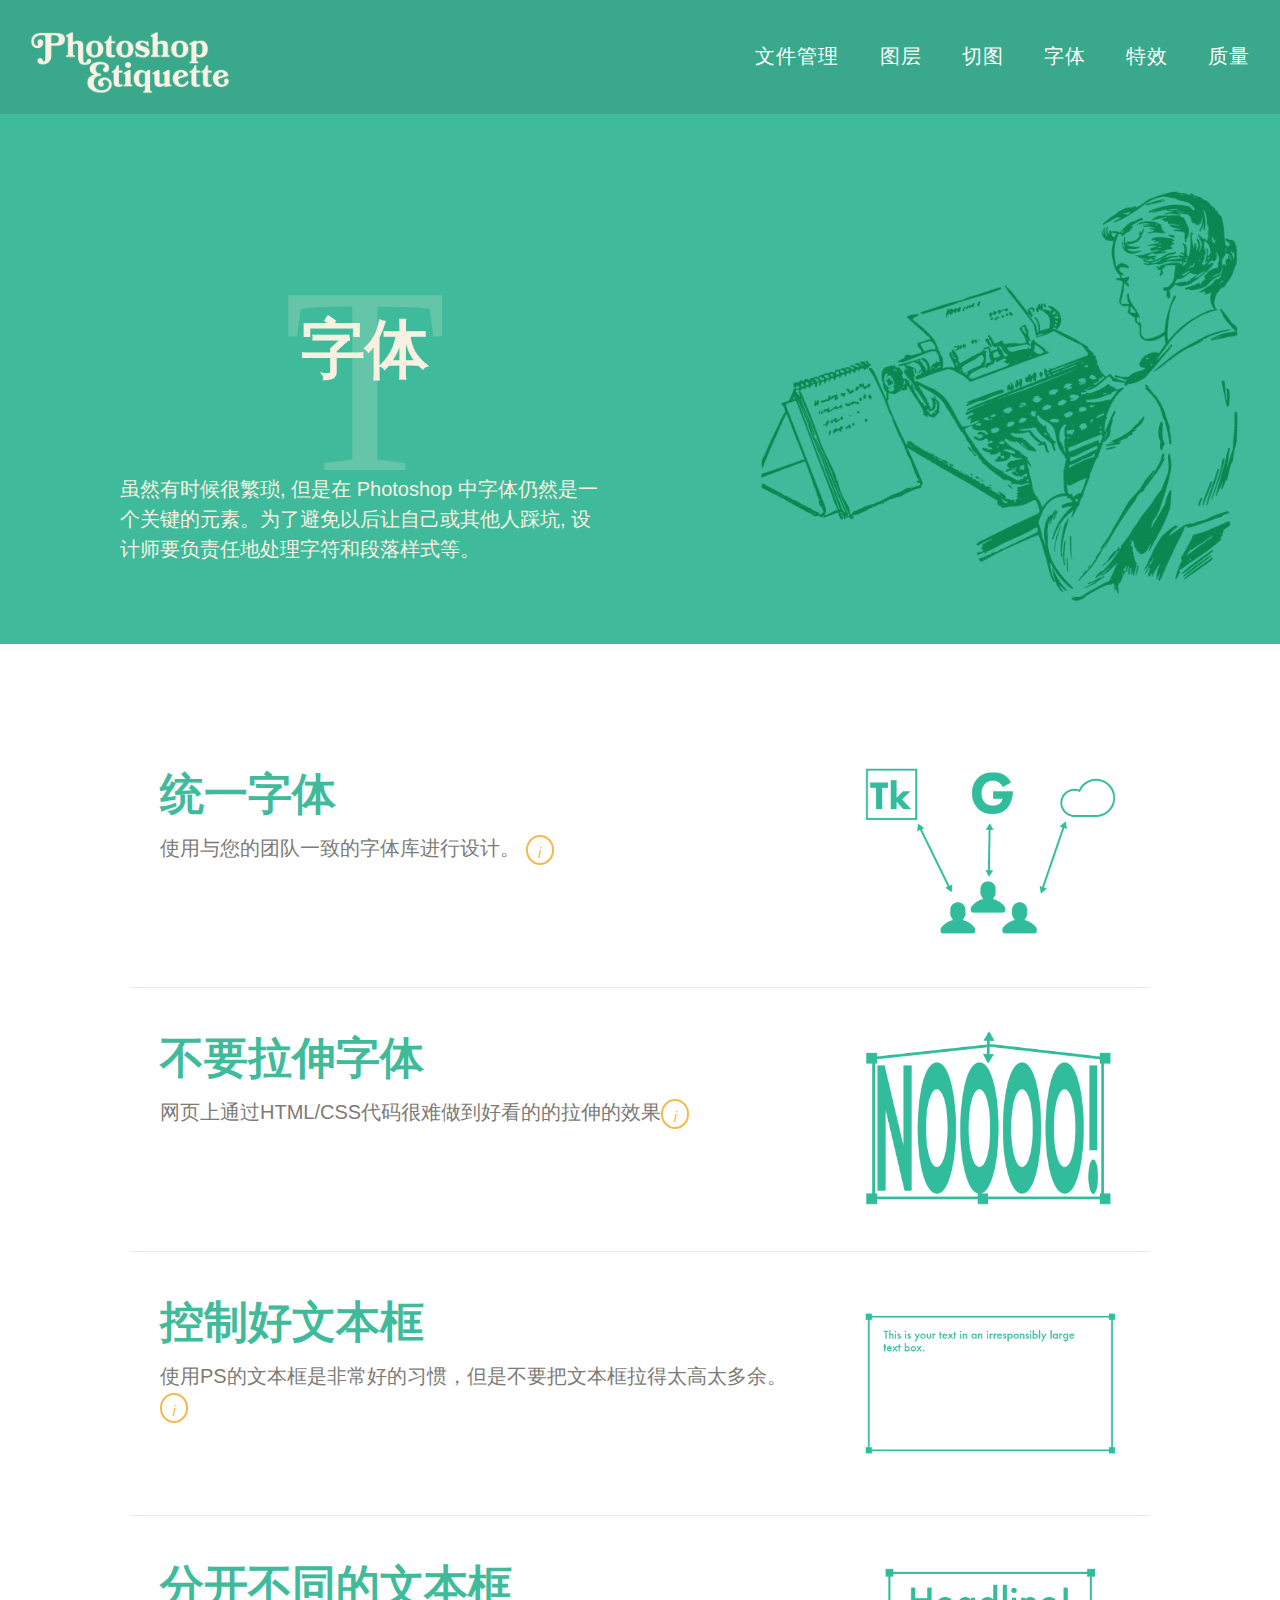
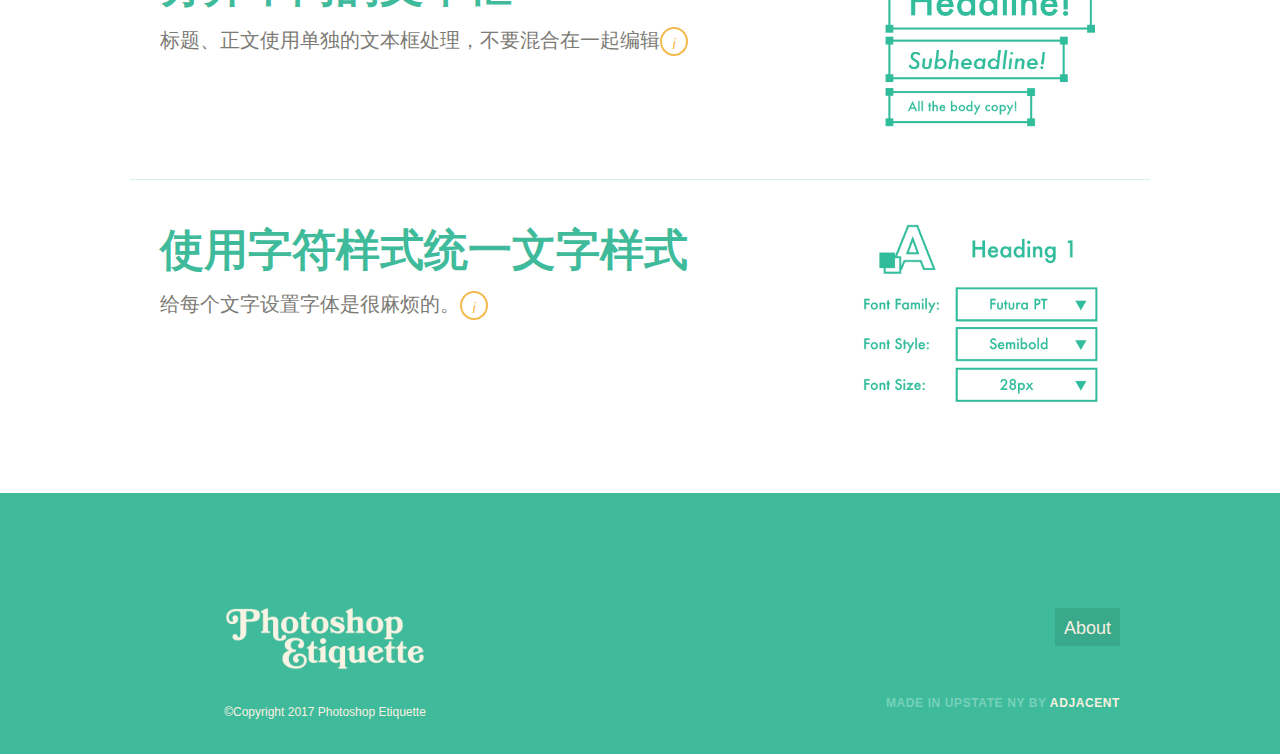
<file: type/index.html>
<!doctype html>
<!--[if IEMobile 7 ]>    <html class="no-js iem7" lang="en-US" prefix="og: http://ogp.me/ns#"> <![endif]-->
<!--[if lt IE 7]> <html class="no-js lt-ie9 lt-ie8 lt-ie7" lang="en-US" prefix="og: http://ogp.me/ns#"> <![endif]-->
<!--[if IE 7]>    <html class="no-js lt-ie9 lt-ie8" lang="en-US" prefix="og: http://ogp.me/ns#"> <![endif]-->
<!--[if IE 8]>    <html class="no-js lt-ie9" lang="en-US" prefix="og: http://ogp.me/ns#"> <![endif]-->
<!--[if gt IE 8|(gt IEMobile 7)|!(IEMobile)]><!-->
<html class="no-js" lang="zh" prefix="og: http://ogp.me/ns#">
<!--<![endif]-->

<head>
    <!-- Global site tag (gtag.js) - Google Analytics -->
    <script async src="https://www.googletagmanager.com/gtag/js?id=UA-117760443-1"></script>
    <script>
    window.dataLayer = window.dataLayer || [];

    function gtag() {
        dataLayer.push(arguments);
    }
    gtag('js', new Date());

    gtag('config', 'UA-117760443-1');
    </script>
    <meta charset="UTF-8" />
    <meta http-equiv="cleartype" content="on">
    <meta http-equiv="X-UA-Compatible" content="IE=edge" />
    <meta name="HandheldFriendly" content="true">
    <meta name="MobileOptimized" content="width">
    <meta name="format-detection" content="telephone=no">
    <meta name="msapplication-tap-highlight" content="no" />
    <meta name="viewport" content="width=device-width,initial-scale=1.0" />
    <link rel="shortcut icon" href="http://38rbt22mwph22lbtf1akw1au.wpengine.netdna-cdn.com/wp-content/themes/photoshop-etiquette/img/favicon.ico">
    <!-- This site is optimized with the Yoast SEO plugin v3.5 - https://yoast.com/wordpress/plugins/seo/ -->
    <title>Type - Photoshop Etiquette</title>
    <link rel="canonical" href="index.html" />
    <meta property="og:locale" content="en_US" />
    <meta property="og:type" content="article" />
    <meta property="og:title" content="Type - Photoshop Etiquette" />
    <meta property="og:url" content="http://photoshopetiquette.com/type/" />
    <meta property="og:site_name" content="Photoshop Etiquette" />
    <meta property="og:image" content="http://photoshopetiquette.com/wp-content/uploads/social-share.png" />
    <meta name="twitter:card" content="summary_large_image" />
    <meta name="twitter:title" content="Type - Photoshop Etiquette" />
    <meta name="twitter:image" content="http://photoshopetiquette.com/wp-content/uploads/social-share.png" />
    <!-- / Yoast SEO plugin. -->
    <link rel='dns-prefetch' href='http://s.w.org' />
    <link rel='stylesheet' id='main-styles-css' href='../style/css/style.css' type='text/css' media='all' />
    <script type='text/javascript' src='../js/js-head.1474912020.js'></script>
    <link rel='https://api.w.org/' href='../wp-json/index.html' />
    <link rel='shortlink' href='index.html' />
    <link rel="alternate" type="application/json+oembed" href="../wp-json/oembed/1.0/embed-url=http_%7C%7Cphotoshopetiquette.com%7Ctype%7C.json" />
    <link rel="alternate" type="text/xml+oembed" href="../wp-json/oembed/1.0/embed-url=http_%7C%7Cphotoshopetiquette.com%7Ctype%7C&format=xml.xml" />
</head>

<body>
    <div class="page-template page-template-page-topic page-template-page-topic-php page page-id-97 container topic-color-aqua page-section" id="top">
        <!--[if lt IE 9]><div class="browsehappy"><span>You are using an outdated browser.</span> Please <a href="http://browsehappy.com/" target="_blank">upgrade your browser</a> to improve your experience.</div><![endif]-->
        <a class="visuallyhidden" href="index.html#content" title="Skip to content">Skip to content</a>
        <div id="content" class="page-topic">
            <header class="bg-hero">
                <div class="content-container header-container">
                    <div class="logo">
                        <a href="../index.html" rel="home"><span data-picture data-alt="Photoshop Etiquette">
        <span class="short" data-src="http://38rbt22mwph22lbtf1akw1au.wpengine.netdna-cdn.com/wp-content/themes/photoshop-etiquette/img/pse_logo_short.png"></span>
        <span class="long" data-src="../img/pse_logo_long.png" data-media="(min-width:650px)"></span>
        <!--[if (lt IE 9)]>
          <span class="oldie" data-src="../img/pse_logo_long.png"></span>
        <![endif]-->
        <noscript>
          <img src="http://38rbt22mwph22lbtf1akw1au.wpengine.netdna-cdn.com/wp-content/themes/photoshop-etiquette/img/pse_logo_short.png" alt="Photoshop Etiquette" class="short">
        </noscript>
      </span></a>
                    </div>
                    <div class="nav-toggle closed" aria-hidden="false">
                        <a href="index.html#" class="menu-toggle" title="(click to expand contents)" data-menu="mainnav"><span>Topics</span></a>
                    </div>
                    <div class="nav-container mainnav-container closed" role="navigation" aria-label="Primary" aria-hidden="true">
                        <nav id="mainnav">
                            <ul id="menu-primary" class="menu">
                                <li id="nav-menu-item-111" class="main-menu-item  menu-item-even menu-item-depth-0 menu-item menu-item-type-post_type menu-item-object-page first nav-menu-item-111"><a href="../files/index.html" class="menu-link main-menu-link">文件管理</a></li>
                                <li id="nav-menu-item-110" class="main-menu-item  menu-item-even menu-item-depth-0 menu-item menu-item-type-post_type menu-item-object-page nav-menu-item-110"><a href="../layers/index.html" class="menu-link main-menu-link">图层</a></li>
                                <li id="nav-menu-item-109" class="main-menu-item  menu-item-even menu-item-depth-0 menu-item menu-item-type-post_type menu-item-object-page current-menu-item active page_item page-item-96 current_page_item active nav-menu-item-109"><a href="../assets/index.html" class="menu-link main-menu-link">切图</a></li>
                                <li id="nav-menu-item-108" class="main-menu-item  menu-item-even menu-item-depth-0 menu-item menu-item-type-post_type menu-item-object-page nav-menu-item-108"><a href="../type/index.html" class="menu-link main-menu-link">字体</a></li>
                                <li id="nav-menu-item-107" class="main-menu-item  menu-item-even menu-item-depth-0 menu-item menu-item-type-post_type menu-item-object-page nav-menu-item-107"><a href="../effects/index.html" class="menu-link main-menu-link">特效</a></li>
                                <li id="nav-menu-item-106" class="main-menu-item  menu-item-even menu-item-depth-0 menu-item menu-item-type-post_type menu-item-object-page last nav-menu-item-106"><a href="../quality/index.html" class="menu-link main-menu-link">质量</a></li>
                            </ul>
                        </nav>
                    </div>
                </div>
            </header>
            <div class="main-container ">
                <article id="post-97" class="post-97 page type-page status-publish hentry">
                    <section class="topic-slideshow" data-cta="Efficiency with Type">
                        <div class="slide-holder">
                            <div class="content-topic-head slide" data-adj-ri-type="background-image" data-adj-ri-breakpoints="[]" data-adj-ri-images="[&quot;../img/type-hero.png&quot;]">
                                <div class="vert-center">
                                    <div class="vert-center-content">
                                        <h1 data-first-letter="T">字体</h1>
                                        <div class="intro">
                                            <p><span class="first-letter"></span>虽然有时候很繁琐, 但是在 Photoshop 中字体仍然是一个关键的元素。为了避免以后让自己或其他人踩坑, 设计师要负责任地处理字符和段落样式等。</p>
                                        </div>
                                    </div>
                                </div>
                            </div>
                            <div class="content-container content-guideline slide even">
                                <div class="vert-center">
                                    <div class="vert-center-content">
                                        <div class="guideline-content-wrapper">
                                            <div class="guideline-content">
                                                <h2>统一字体</h2>
                                                <div class="caption">
                                                    <p>使用与您的团队一致的字体库进行设计。 <a href="index.html#" class="info-btn">i</a></p>
                                                </div>
                                            </div>
                                            <div class="ex-image">
                                                <img src="../img/type-1.png" alt="Centralize Fonts" /> </div>
                                            <div class="long-desc">
                                                <div class="vert-center">
                                                    <div class="vert-center-content">
                                                        <p class="h2">统一字体</p>
                                                        <p>没有字体管理是很不好的。让每个设计师都使用 Typekit 或共享文件夹中有版权的字体。</p>
                                                        <a class="close-btn" href="index.html#"></a>
                                                    </div>
                                                </div>
                                            </div>
                                        </div>
                                    </div>
                                </div>
                            </div>
                            <div class="content-container content-guideline slide odd">
                                <div class="vert-center">
                                    <div class="vert-center-content">
                                        <div class="guideline-content-wrapper">
                                            <div class="guideline-content">
                                                <h2>不要拉伸字体</h2>
                                                <div class="caption">
                                                    <p>网页上通过HTML/CSS代码很难做到好看的的拉伸的效果<a href="index.html#" class="info-btn">i</a></p>
                                                </div>
                                            </div>
                                            <div class="ex-image">
                                                <img src="../img/type-2.png" alt="Don&#039;t Stretch Type" /> </div>
                                            <div class="long-desc">
                                                <div class="vert-center">
                                                    <div class="vert-center-content">
                                                        <p class="h2">不要拉伸字体</p>
                                                        <p>你如果拉伸某个字体给了前端宝宝，那他真的会怀疑人生的。</p>
                                                        <a class="close-btn" href="index.html#"></a>
                                                    </div>
                                                </div>
                                            </div>
                                        </div>
                                    </div>
                                </div>
                            </div>
                            <div class="content-container content-guideline slide even">
                                <div class="vert-center">
                                    <div class="vert-center-content">
                                        <div class="guideline-content-wrapper">
                                            <div class="guideline-content">
                                                <h2>控制好文本框</h2>
                                                <div class="caption">
                                                    <p>使用PS的文本框是非常好的习惯，但是不要把文本框拉得太高太多余。<a href="index.html#" class="info-btn">i</a></p>
                                                </div>
                                            </div>
                                            <div class="ex-image">
                                                <img src="../img/type-3.png" alt="Control Your Boxes" /> </div>
                                            <div class="long-desc">
                                                <div class="vert-center">
                                                    <div class="vert-center-content">
                                                        <p class="h2">控制好文本框</p>
                                                        <p>文本框如果太高，你就没办法选择文本框下面的元素了，这样子在设计的时候很烦的。</p>
                                                        <a class="close-btn" href="index.html#"></a>
                                                    </div>
                                                </div>
                                            </div>
                                        </div>
                                    </div>
                                </div>
                            </div>
                            <div class="content-container content-guideline slide odd">
                                <div class="vert-center">
                                    <div class="vert-center-content">
                                        <div class="guideline-content-wrapper">
                                            <div class="guideline-content">
                                                <h2>分开不同的文本框</h2>
                                                <div class="caption">
                                                    <p>标题、正文使用单独的文本框处理，不要混合在一起编辑<a href="index.html#" class="info-btn">i</a></p>
                                                </div>
                                            </div>
                                            <div class="ex-image">
                                                <img src="../img/type-4.png" alt="Separate Boxes" /> </div>
                                            <div class="long-desc">
                                                <div class="vert-center">
                                                    <div class="vert-center-content">
                                                        <p class="h2">分开不同的文本框</p>
                                                        <p>合在一起操作非常不便，需要多次的点击来找到一个文本框中不同类型的字体，不好设置字体，字号等。</p>
                                                        <a class="close-btn" href="index.html#"></a>
                                                    </div>
                                                </div>
                                            </div>
                                        </div>
                                    </div>
                                </div>
                            </div>
                            <div class="content-container content-guideline slide even last">
                                <div class="vert-center">
                                    <div class="vert-center-content">
                                        <div class="guideline-content-wrapper">
                                            <div class="guideline-content">
                                                <h2>使用字符样式统一文字样式</h2>
                                                <div class="caption">
                                                    <p>给每个文字设置字体是很麻烦的。<a href="index.html#" class="info-btn">i</a></p>
                                                </div>
                                            </div>
                                            <div class="ex-image">
                                                <img src="../img/type-5.png" alt="Use Character Styles" /> </div>
                                            <div class="long-desc">
                                                <div class="vert-center">
                                                    <div class="vert-center-content">
                                                        <p class="h2">使用字符样式统一文字样式</p>
                                                        <p>使用字符样式会让你的工作效率提高100倍。</p>
                                                        <a class="close-btn" href="index.html#"></a>
                                                    </div>
                                                </div>
                                            </div>
                                        </div>
                                    </div>
                                </div>
                            </div>
                        </div>
                    </section>
                    <div class="narrow-separator"></div>
                </article>
            </div>
        </div>
        <!-- #content -->
        <footer>
            <div class="content-container">
                <div class="main">
                    <a href="index.html" class="logo"><img src="../img/pse_logo_long.png" /></a>
                    <div class="site-info">
                        <div class="supplemental-info">
                        </div>
                        <div class="copyright">
                            ©Copyright 2017 Photoshop Etiquette </div>
                    </div>
                </div>
                <aside>
                    <div class="nav-container" role="navigation" aria-label="Secondary" aria-hidden="true">
                        <nav id="footer">
                            <ul id="menu-secondary" class="menu">
                                <li id="nav-menu-item-117" class="main-menu-item  menu-item-even menu-item-depth-0 menu-item menu-item-type-post_type menu-item-object-page nav-menu-item-117"><a href="../about/index.html" class="menu-link main-menu-link">About</a></li>
                            </ul>
                        </nav>
                    </div>
                    <div class="author">Made in Upstate NY by <a href="http://www.weareadjacent.com">adjacent</a></div>
                </aside>
            </div>
        </footer>
    </div>
    <!-- .container -->
    <script type='text/javascript' src='../js/js-foot.1474912020.js'></script>
    <script type='text/javascript' src='../js/wp-embed.min.js'></script>
</body>

</html>
</file>
